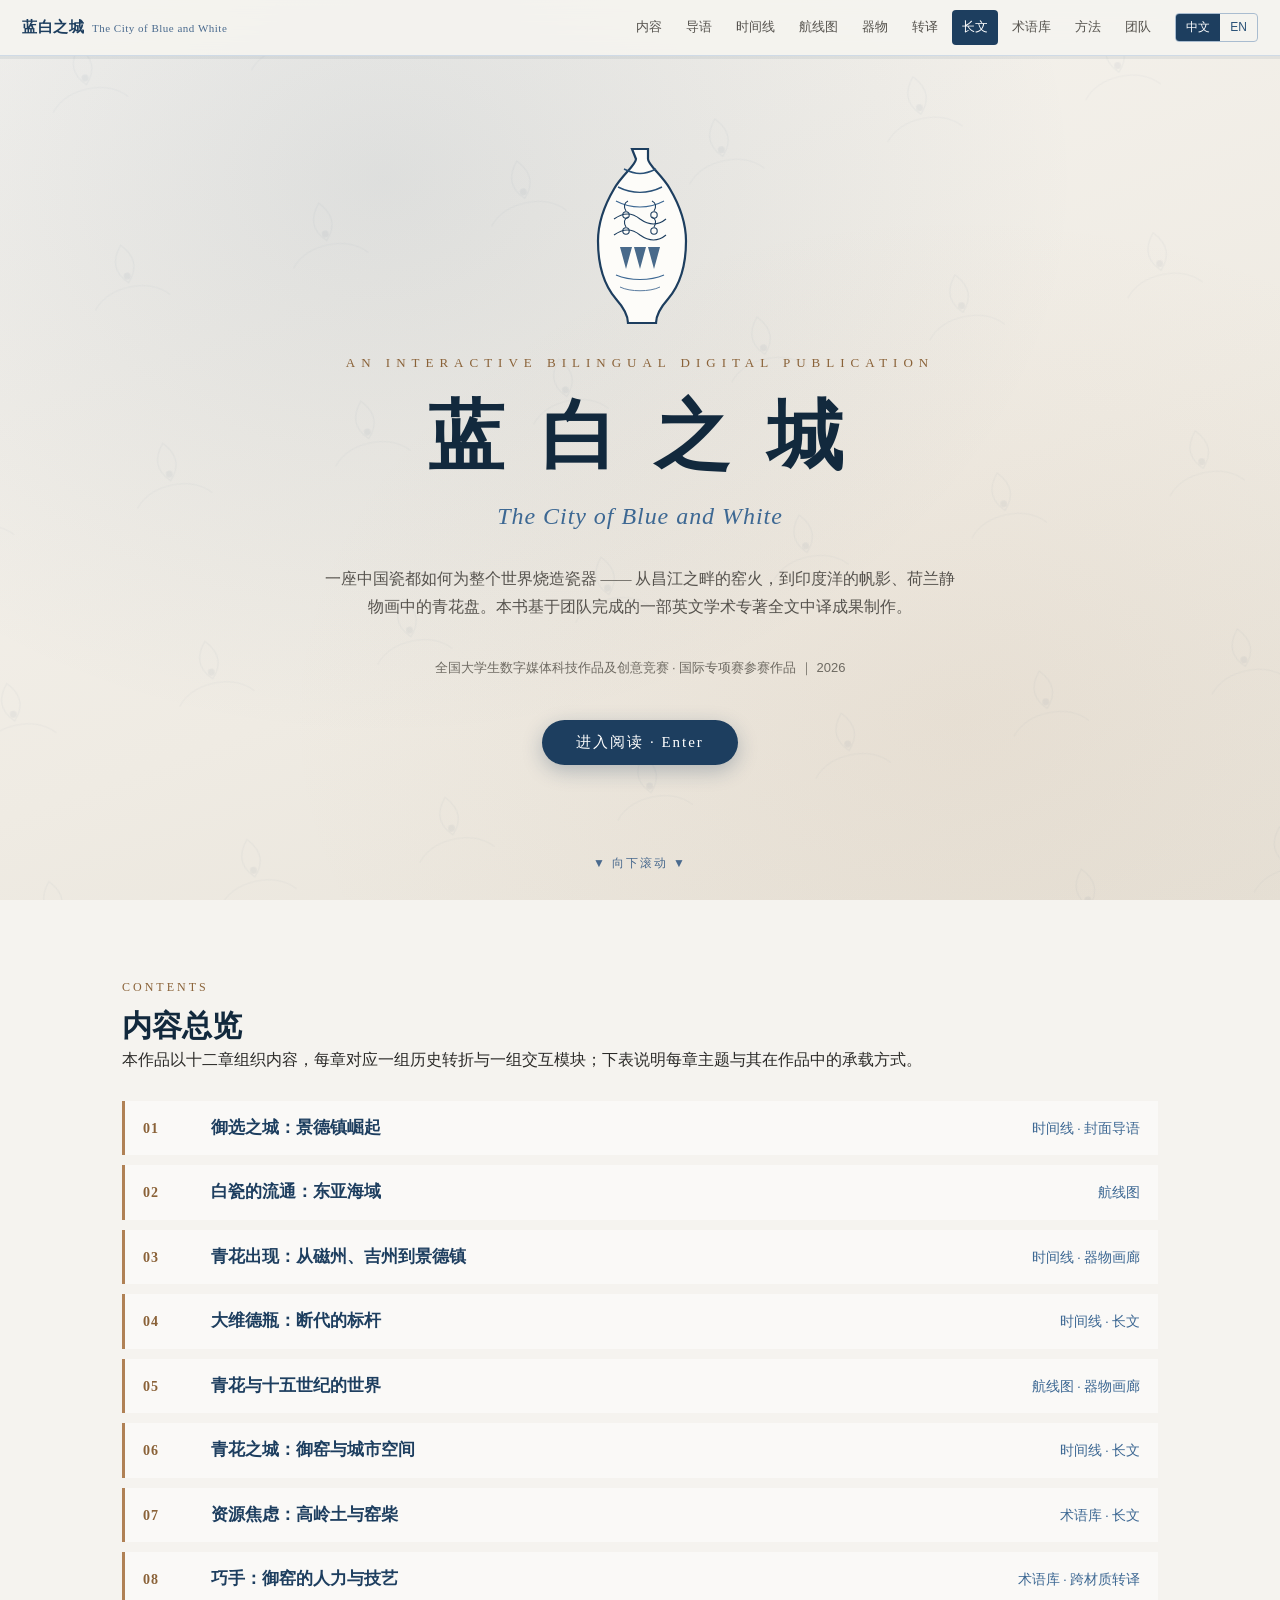
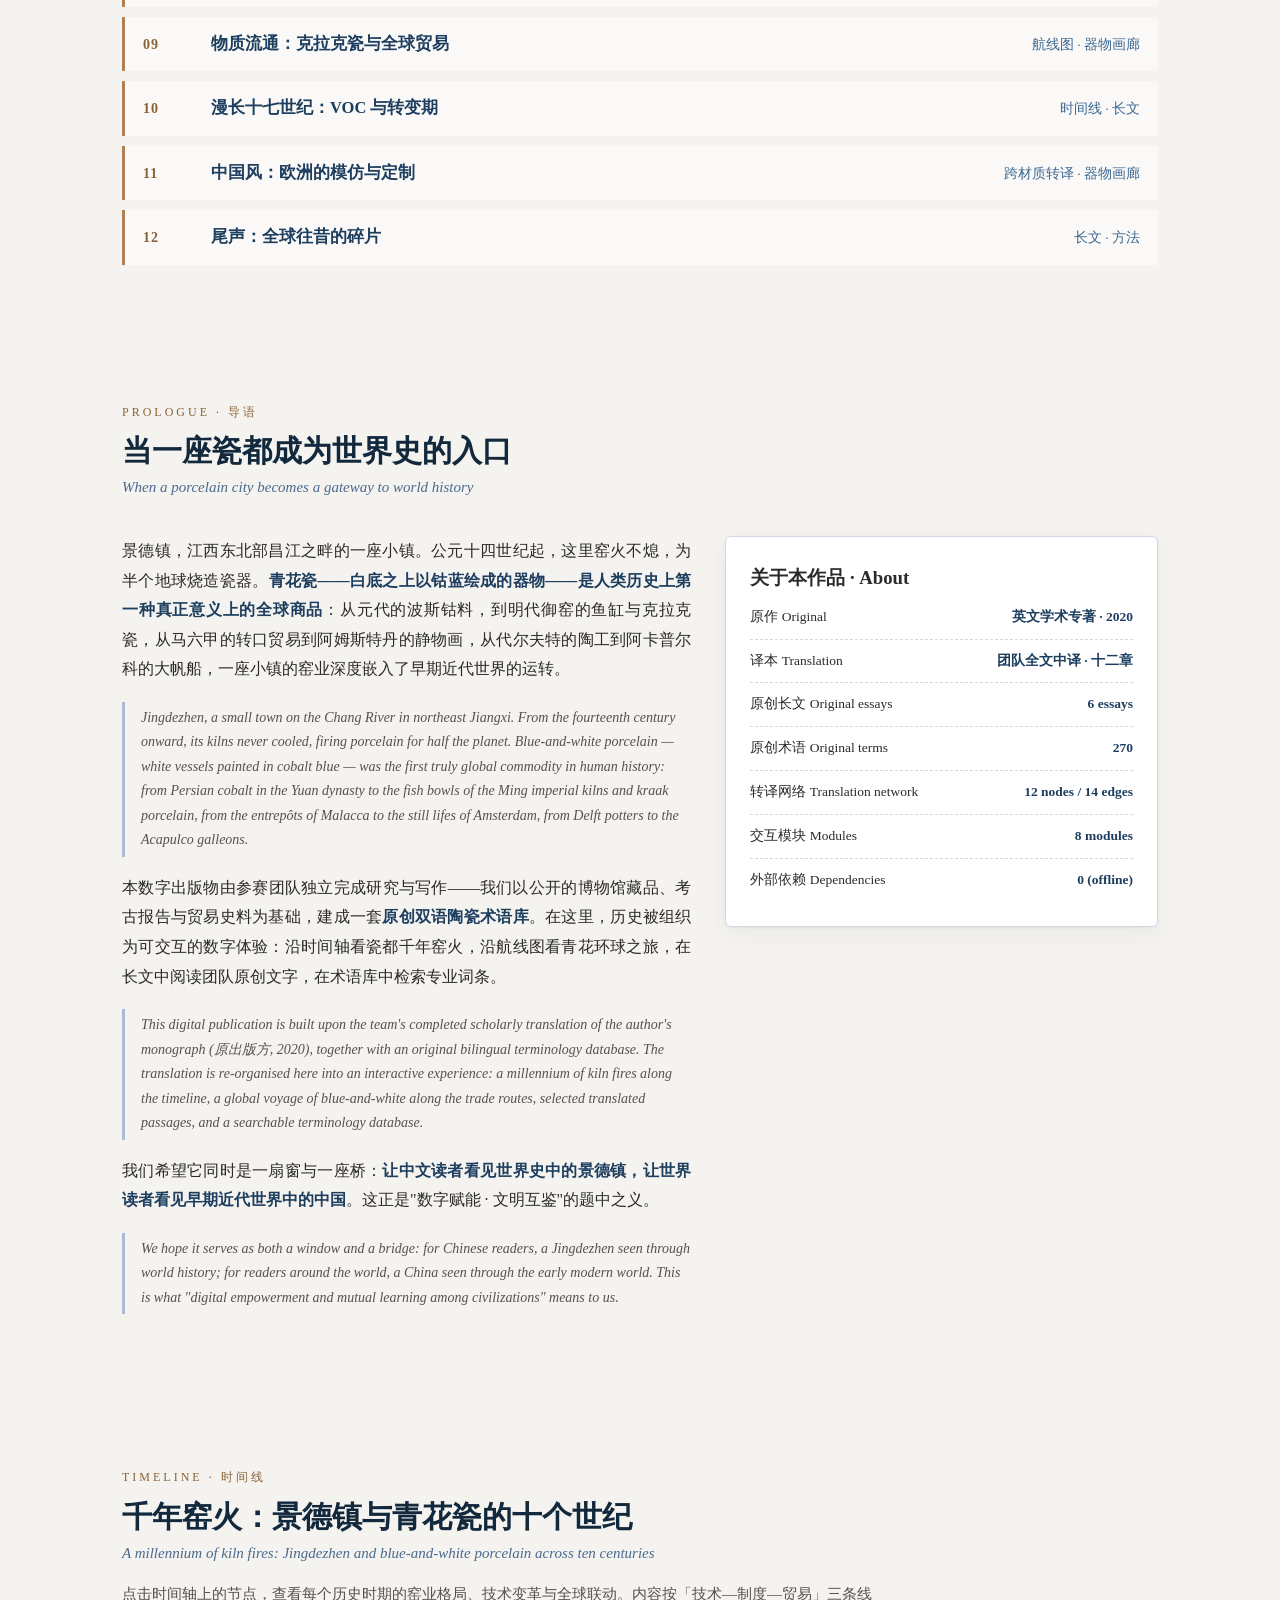
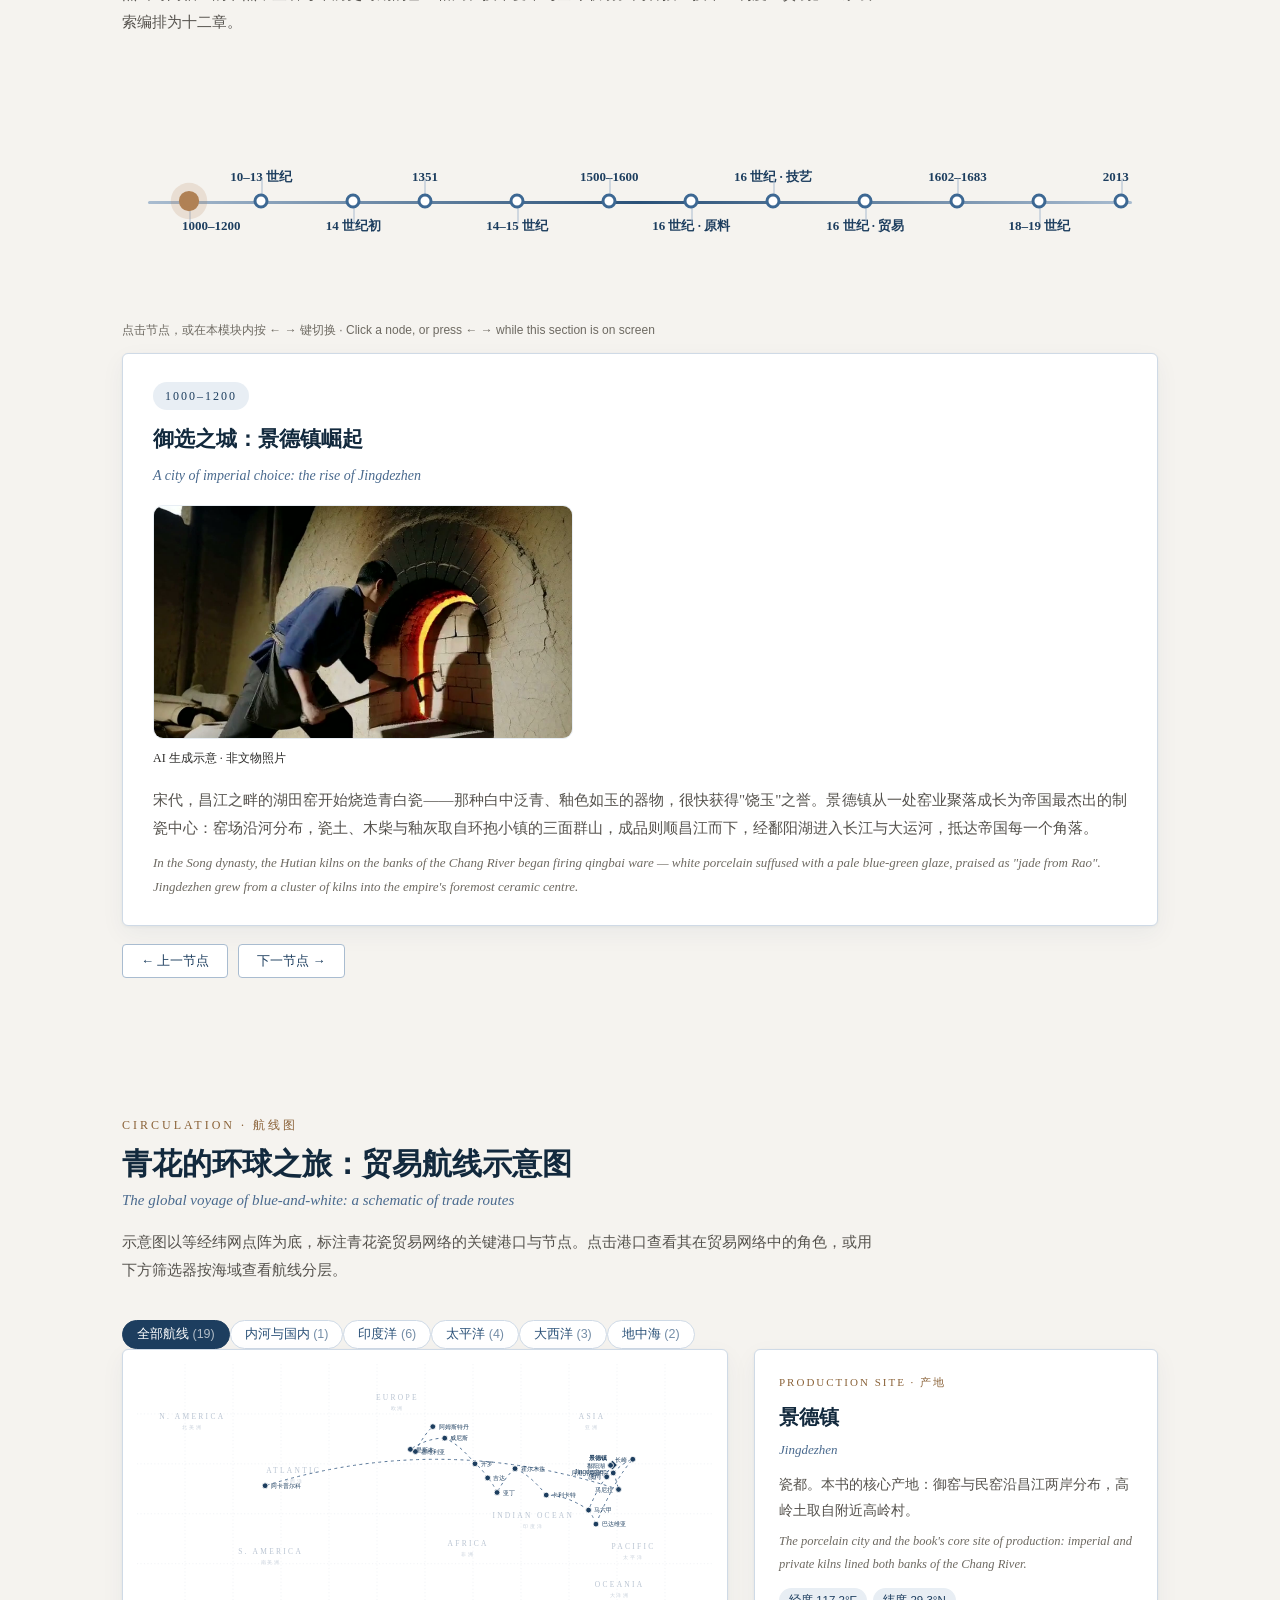
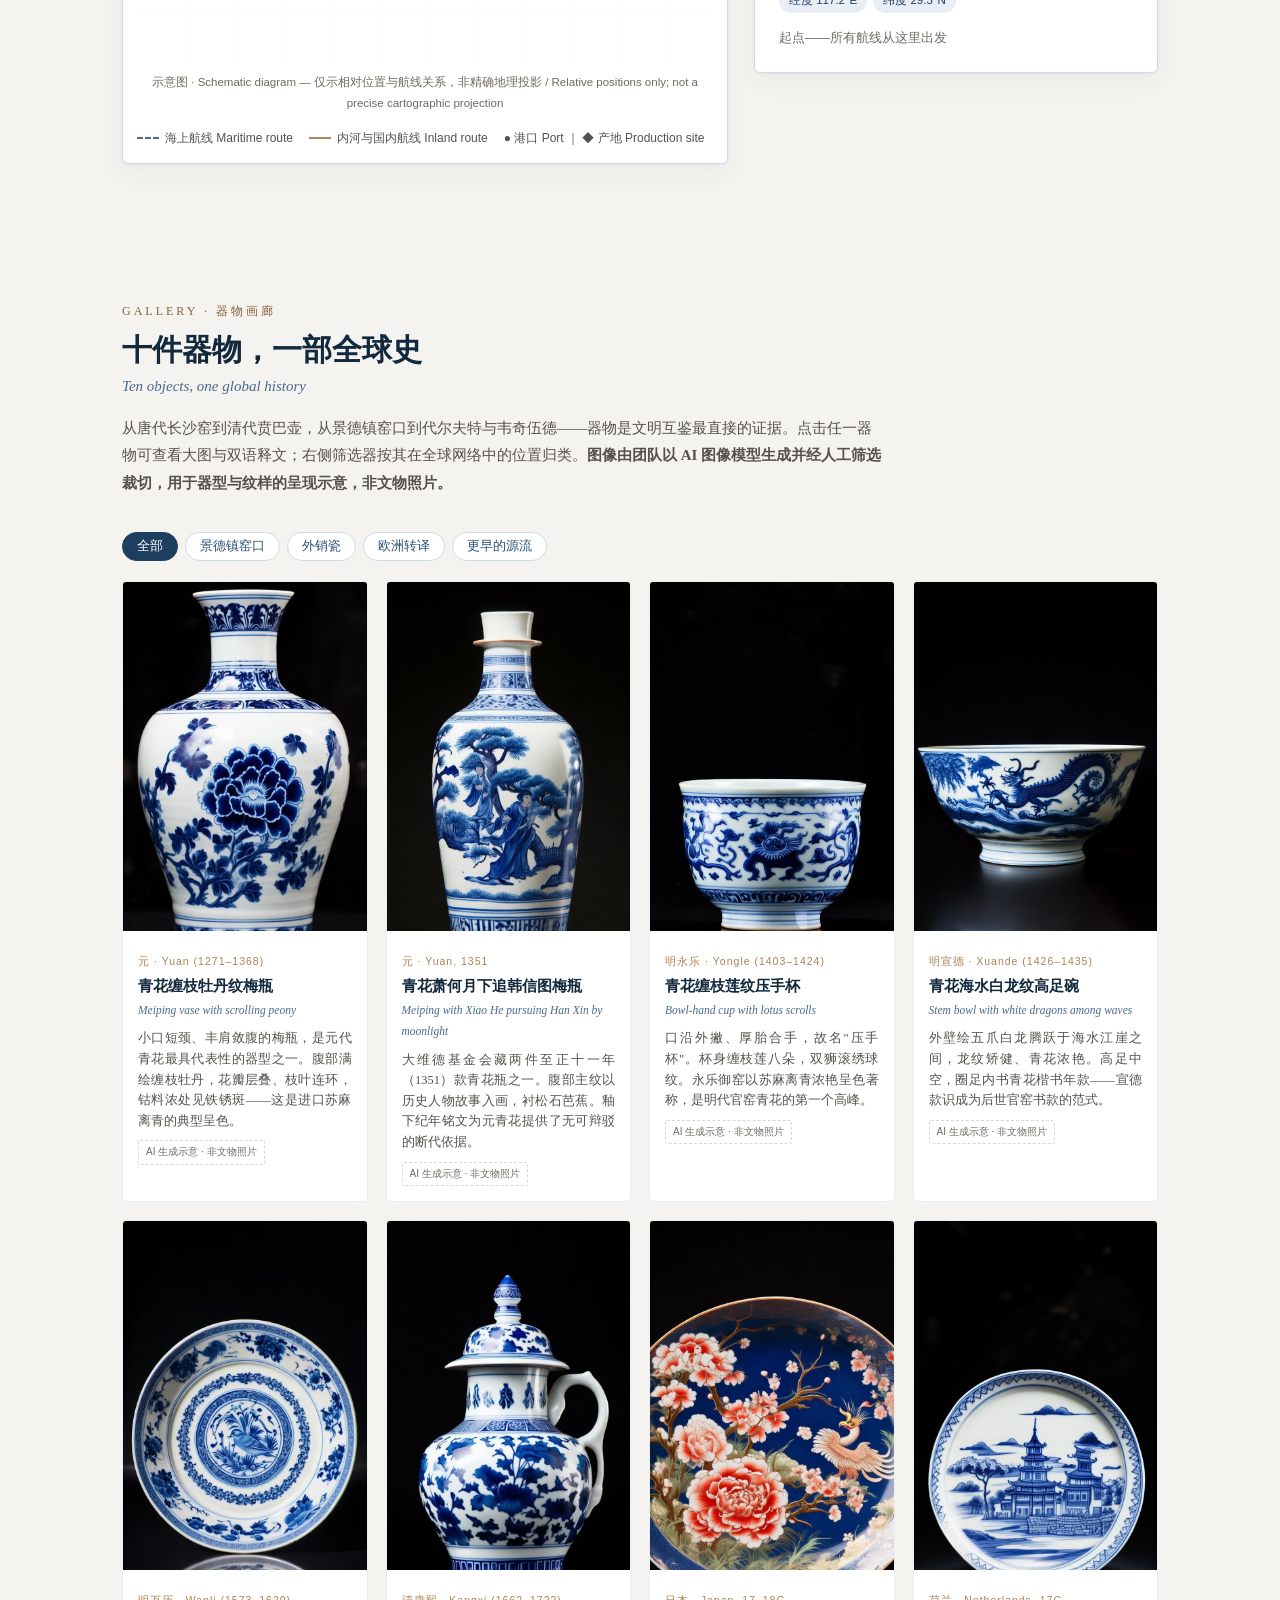
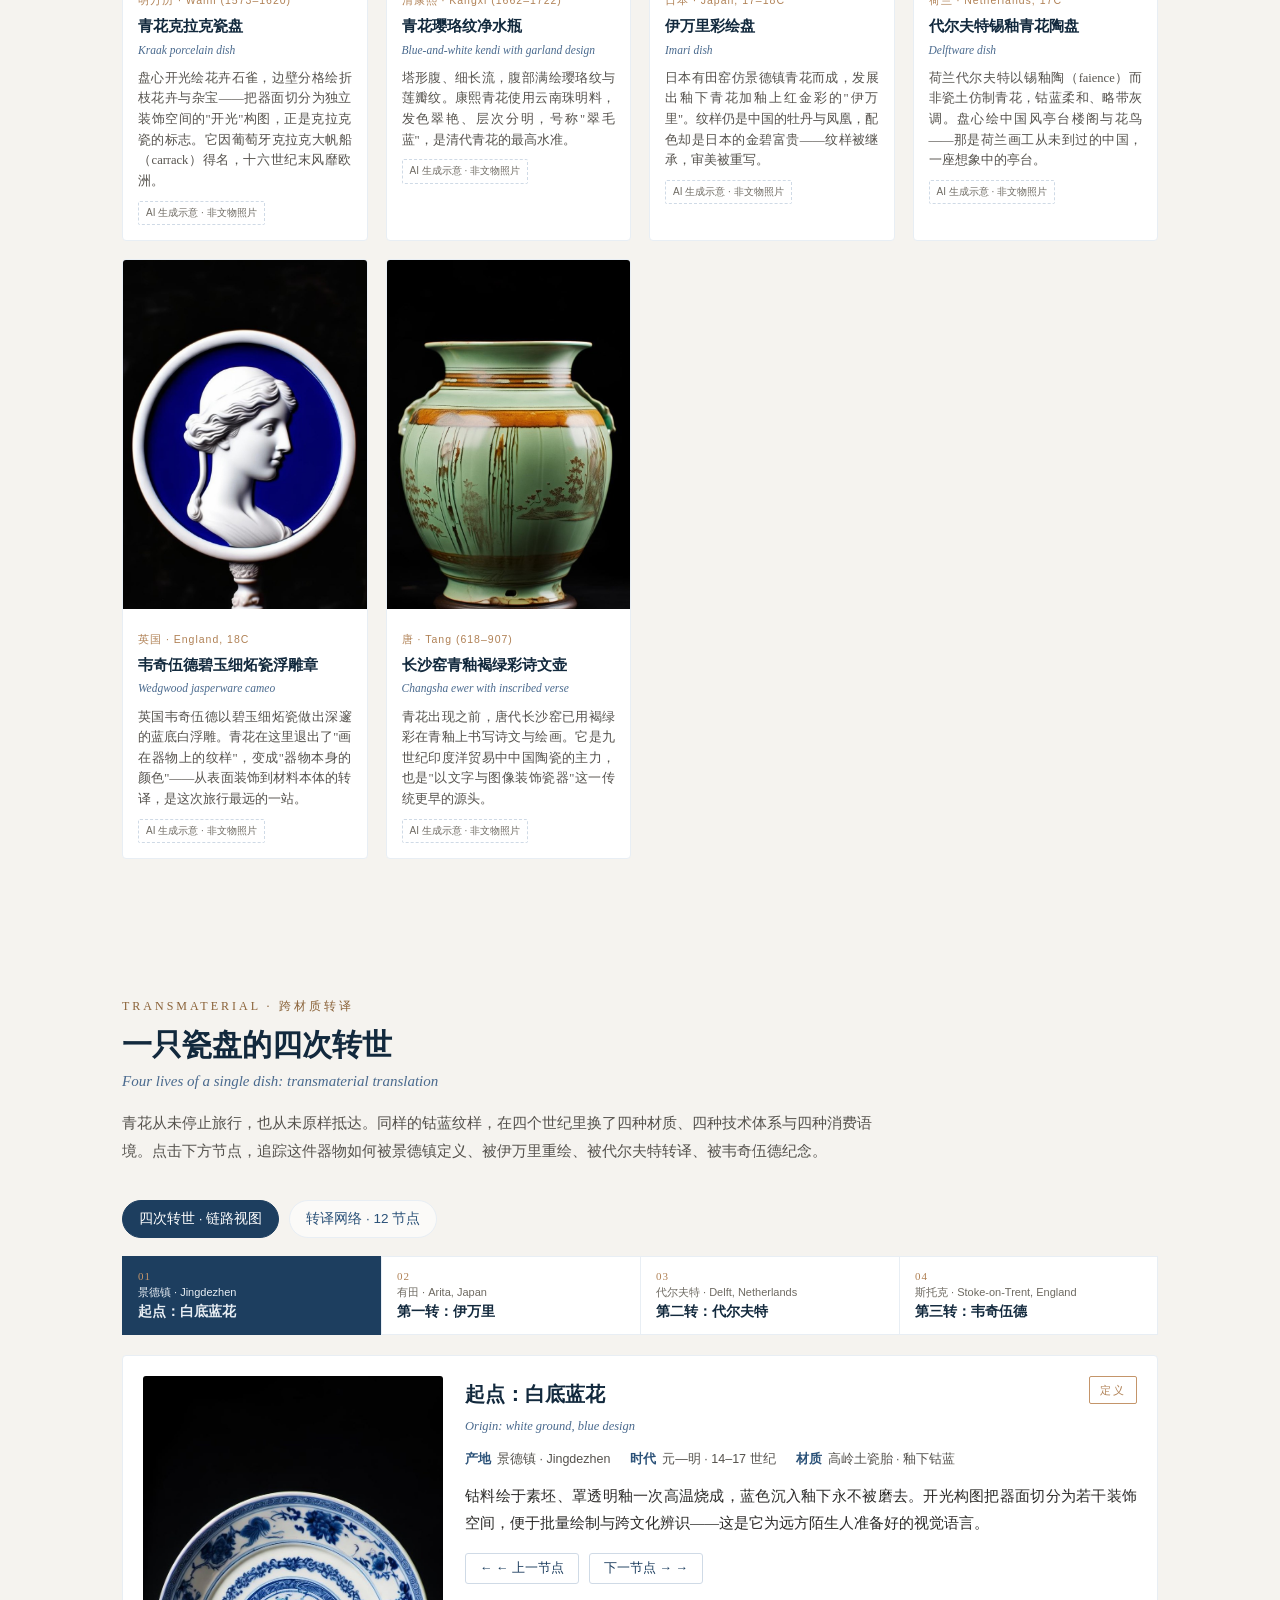
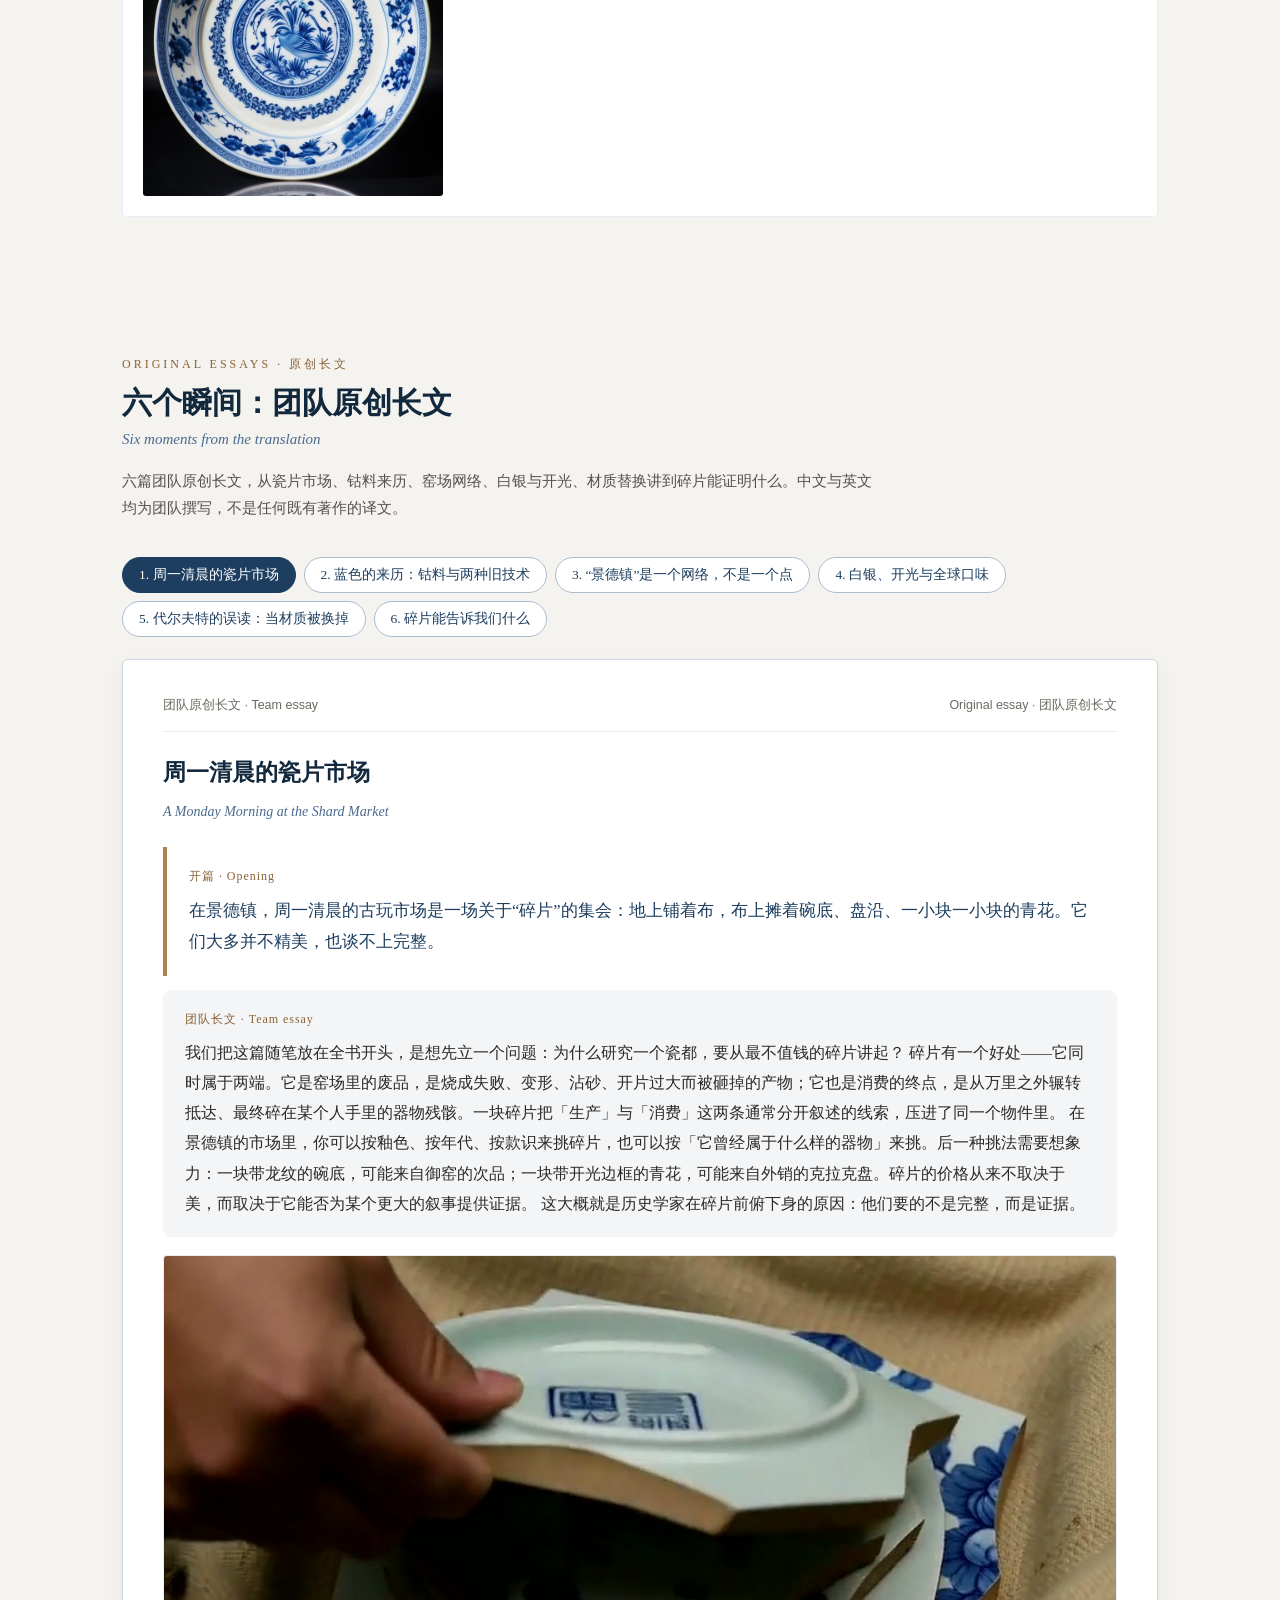
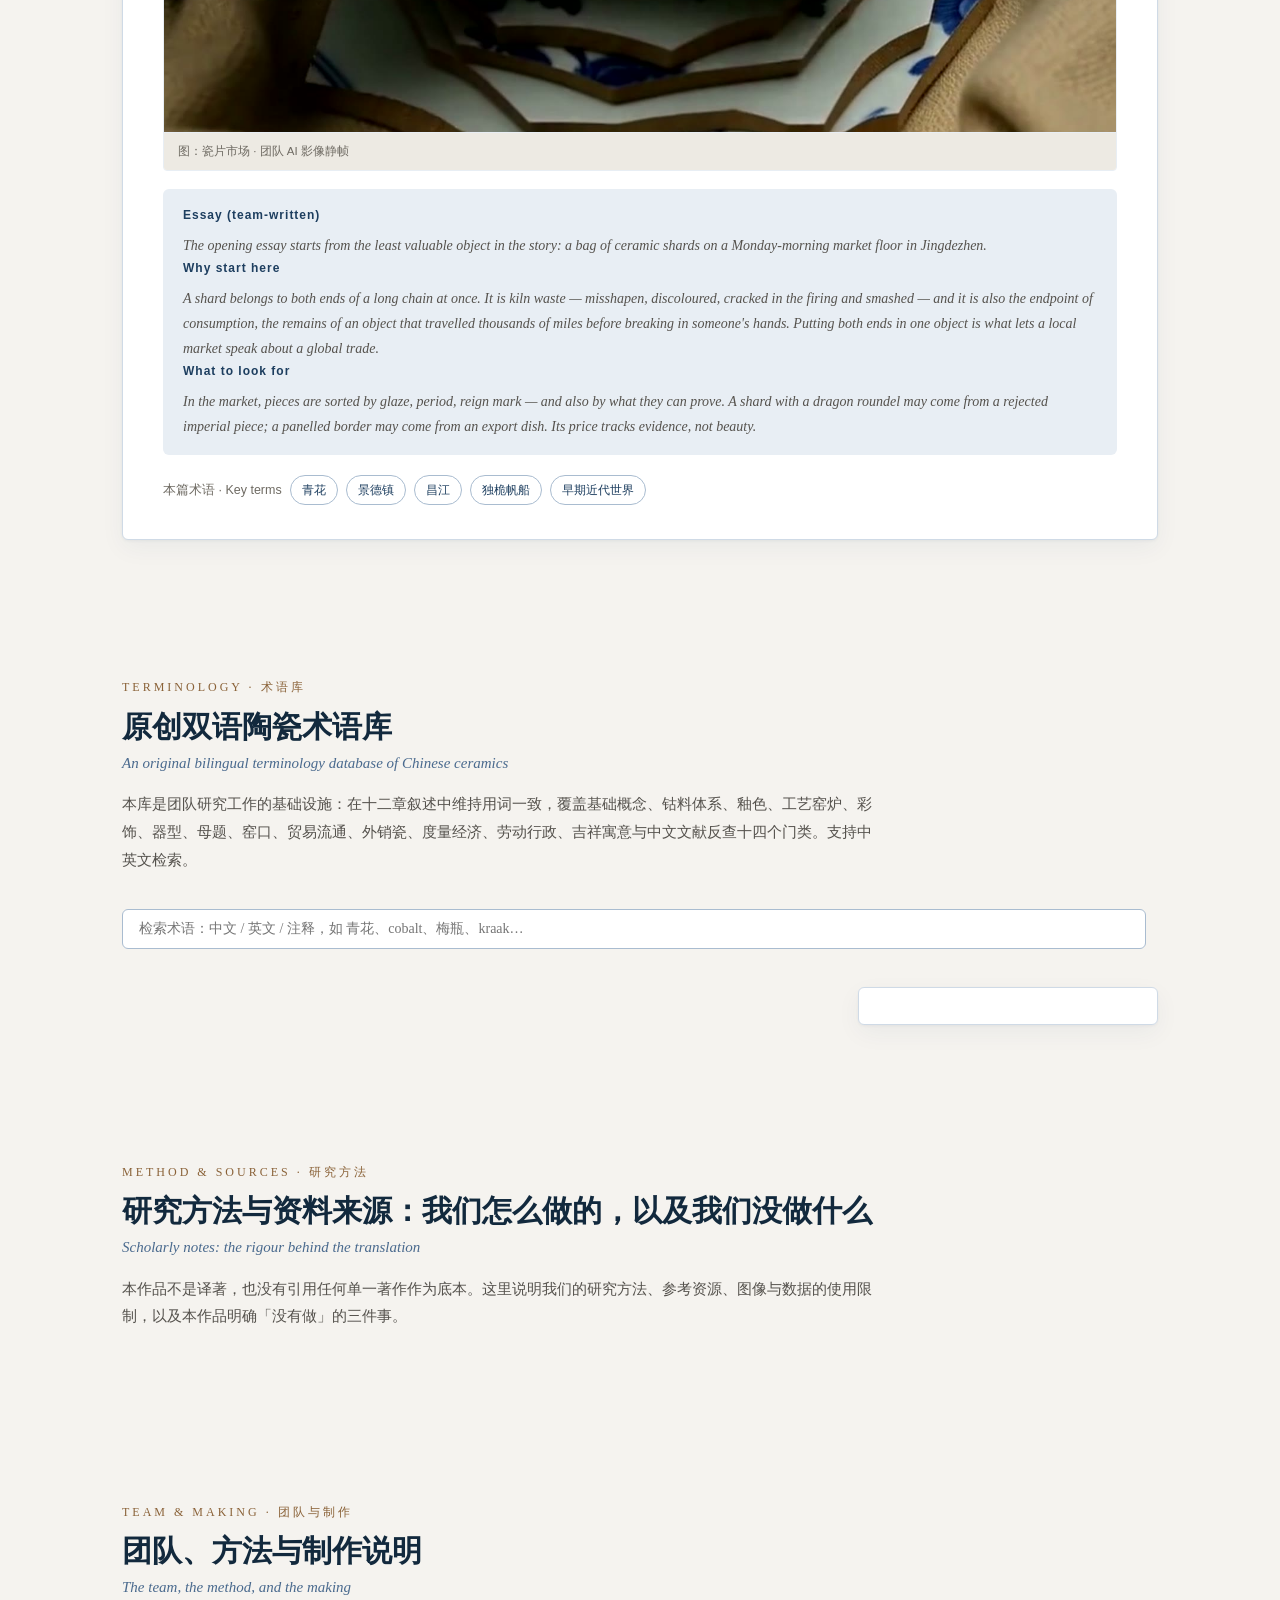
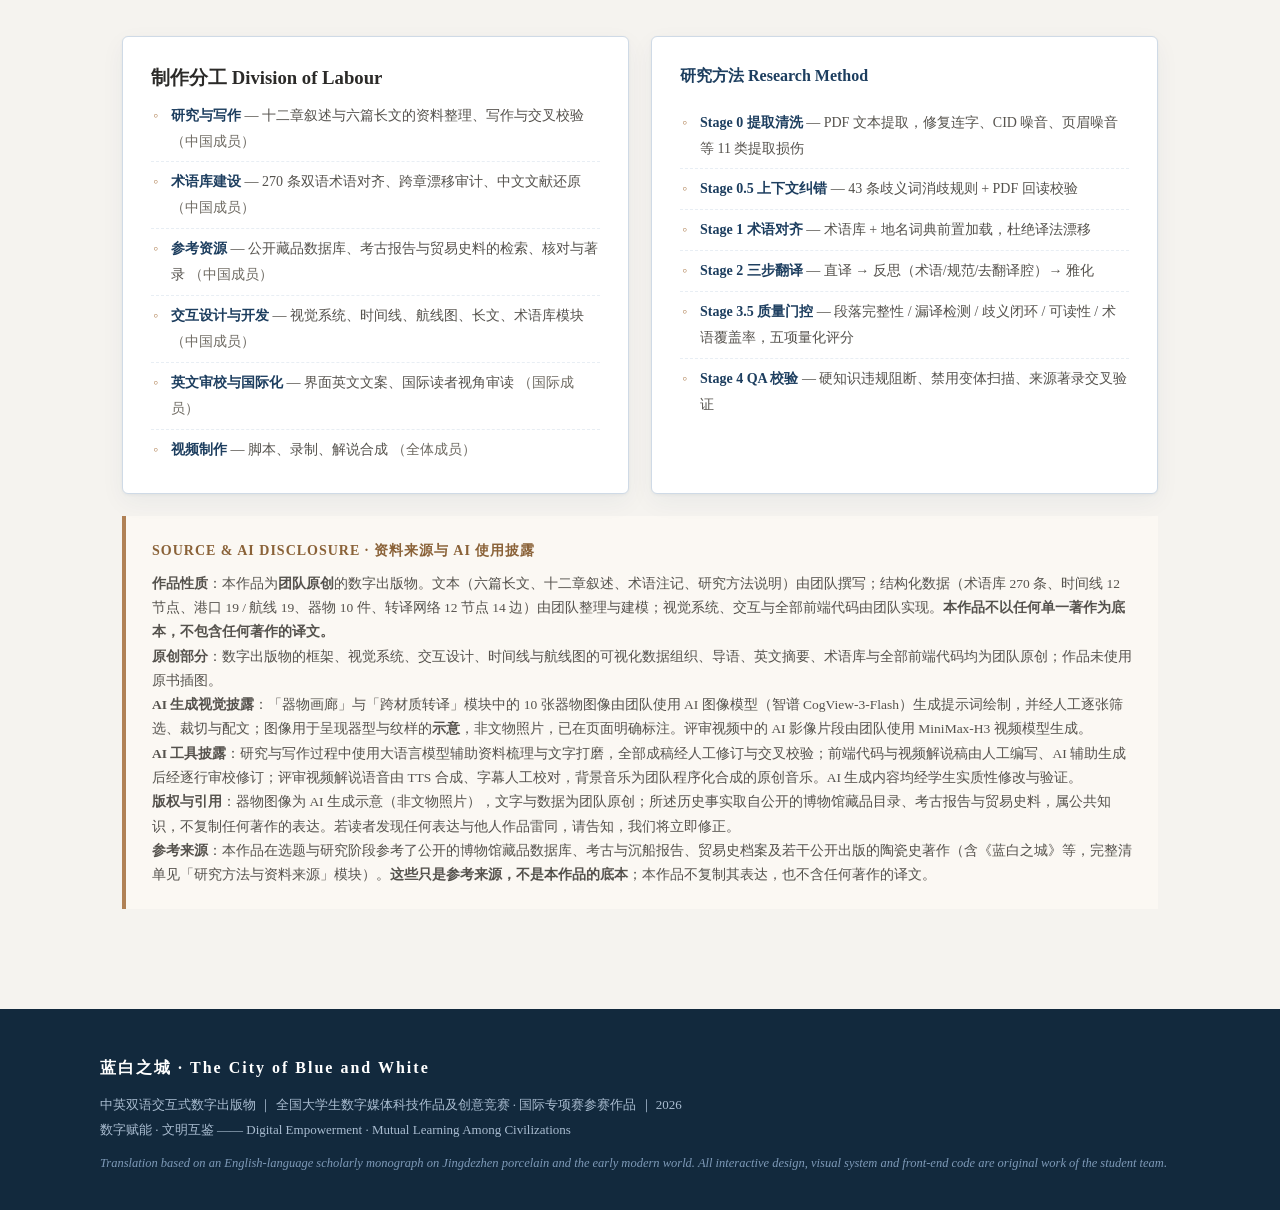
<file: index.html>
<!DOCTYPE html>
<html lang="zh-CN">
<head>
<meta charset="UTF-8">
<meta name="viewport" content="width=device-width, initial-scale=1.0">
<title>蓝白之城 · The City of Blue and White — 中英双语交互式数字出版物</title>
  <!-- 社交分享元信息（分享链接时显示标题与摘要；不影响离线运行） -->
  <meta property="og:type" content="website">
  <meta property="og:title" content="蓝白之城 · The City of Blue and White">
  <meta property="og:description" content="一部中英双语交互式数字出版物：从昌江之畔的窑火，到印度洋的帆影、荷兰静物画中的青花盘——一座中国瓷都的十个世纪。A bilingual interactive digital publication on Jingdezhen porcelain and the early modern world.">
  <meta property="og:locale" content="zh_CN">
  <meta property="og:locale:alternate" content="en_US">
  <meta name="twitter:card" content="summary_large_image">
  <meta name="twitter:title" content="The City of Blue and White">
  <meta name="twitter:description" content="A bilingual interactive digital publication on Jingdezhen porcelain and the early modern world.">
  <meta name="theme-color" content="#12293D">

<meta name="description" content="景德镇青花瓷与早期近代世界——团队原创的中英双语交互式数字出版物">
<link rel="stylesheet" href="style.css">
  <link rel="manifest" href="manifest.webmanifest">
  <link rel="apple-touch-icon" href="icons/icon-192.png">
  <meta name="theme-color" content="#12293D">
  <meta property="og:image" content="https://raw.githubusercontent.com/secret-justice/blue-and-white-city/main/og_cover.png">
  <meta property="og:image:width" content="1200">
  <meta property="og:image:height" content="630">
  <meta property="og:url" content="https://secret-justice.github.io/blue-and-white-city/">
  <meta name="twitter:card" content="summary_large_image">
  <meta name="twitter:image" content="https://raw.githubusercontent.com/secret-justice/blue-and-white-city/main/og_cover.png">
  <link rel="alternate" hreflang="zh-Hans" href="https://secret-justice.github.io/blue-and-white-city/index.html">
  <link rel="alternate" hreflang="en" href="https://secret-justice.github.io/blue-and-white-city/index.html?lang=en">
  <link rel="alternate" hreflang="x-default" href="https://secret-justice.github.io/blue-and-white-city/index.html">
  <script type="application/ld+json">
  {
    "@context": "https://schema.org",
    "@type": "CreativeWork",
    "name": "蓝白之城 · The City of Blue and White",
    "alternateName": "The City of Blue and White",
    "inLanguage": ["zh-Hans", "en"],
    "genre": "数字人文 / 交互式数字出版物",
    "description": "一部关于景德镇青花瓷与早期近代世界的中英双语交互式数字出版物：十二章叙述、六篇原创长文、270 条双语术语库、19 个港口与 19 条航线、12 节点转译网络，零依赖离线可运行。",
    "url": "https://secret-justice.github.io/blue-and-white-city/",
    "license": "https://github.com/secret-justice/blue-and-white-city/blob/main/README.md",
    "isAccessibleForFree": true,
    "keywords": "景德镇, 青花瓷, 数字人文, 双语, 交互式出版物, 全球史, Jingdezhen, blue-and-white, digital humanities",
    "creator": {"@type": "Organization", "name": "参赛团队（学生团队）"}
  }
  </script>
</head>
<body>
  <a class="skip-link" href="#main" data-i18n="skip">跳到主要内容</a>

<!-- ============ 导航 ============ -->
<nav class="nav">
  <div class="nav-brand" onclick="scrollTo({top:0,behavior:'smooth'})">蓝白之城<small>The City of Blue and White</small></div>
  <div class="nav-links">
    <a href="#contents" data-i18n="nav_ct">内容</a>
      <a href="#about" data-i18n="nav_about">导语</a>
    <a href="#timeline" data-i18n="nav_timeline">时间线</a>
    <a href="#routes" data-i18n="nav_routes">航线图</a>
    <a href="#gallery" data-i18n="nav_gallery">器物</a>
    <a href="#trans" data-i18n="nav_trans">转译</a>
    <a href="#read" data-i18n="nav_read">长文</a>
    <a href="#terms" data-i18n="nav_terms">术语库</a>
    <a href="#notes" data-i18n="nav_notes">方法</a>
    <a href="#team" data-i18n="nav_team">团队</a>
    <div class="lang-switch">
      <button id="langZh" class="on" onclick="setLang('zh')">中文</button>
      <button id="langEn" onclick="setLang('en')">EN</button>
    </div>
  </div>
</nav>
<main id="main">
<div class="read-progress" id="readProgress"><i></i></div>

<!-- ============ 封面 ============ -->
<section id="cover">
  <svg class="cover-pattern" width="100%" height="100%" preserveAspectRatio="xMidYMid slice" viewBox="0 0 1200 800" aria-hidden="true">
    <defs>
      <pattern id="lotus" width="180" height="180" patternUnits="userSpaceOnUse" patternTransform="rotate(-12)">
        <circle cx="90" cy="90" r="3" fill="#1D3E5F" opacity="0.10"/>
        <path d="M90 62 q16 18 0 34 q-16-16 0-34z" fill="none" stroke="#1D3E5F" stroke-width="1" opacity="0.08"/>
        <path d="M90 100 q22 0 34 14 M90 100 q-22 0-34 14" fill="none" stroke="#1D3E5F" stroke-width="1" opacity="0.07"/>
      </pattern>
    </defs>
    <rect width="1200" height="800" fill="url(#lotus)"/>
  </svg>
  <div class="cover-inner">
    <!-- 原创青花梅瓶插画 -->
    <svg class="cover-vase" width="120" height="190" viewBox="0 0 120 190" aria-label="青花梅瓶">
      <path d="M52 14 h16 v10 c0 6 14 16 22 30 c10 17 16 34 16 52 c0 26 -6 44 -18 58 c-8 9 -12 16 -12 24 h-28 c0-8-4-15-12-24 c-12-14-18-32-18-58 c0-18 6-35 16-52 c8-14 22-24 22-30z"
            fill="#FDFCF9" stroke="#1D3E5F" stroke-width="2.2"/>
      <path d="M44 34 c12 6 20 6 32 0" fill="none" stroke="#2A5178" stroke-width="1.4"/>
      <path d="M38 52 c14 7 30 7 44 0" fill="none" stroke="#2A5178" stroke-width="1.4"/>
      <path d="M36 66 c15 8 33 8 48 0" fill="none" stroke="#3D6893" stroke-width="1.2"/>
      <!-- 缠枝莲纹带 -->
      <g stroke="#1D3E5F" stroke-width="1.1" fill="none">
        <path d="M34 84 q14-10 26 0 q14 10 26 0"/>
        <circle cx="46" cy="80" r="3.2"/><circle cx="74" cy="80" r="3.2"/>
        <path d="M46 76 q-4-7 2-10 M74 76 q4-7-2-10"/>
        <path d="M34 100 q14-10 26 0 q14 10 26 0"/>
        <circle cx="46" cy="96" r="3.2"/><circle cx="74" cy="96" r="3.2"/>
        <path d="M46 92 q-4-7 2-10 M74 92 q4-7-2-10"/>
      </g>
      <!-- 蕉叶纹 -->
      <g fill="#2A5178" opacity="0.85">
        <path d="M40 112 l6 22 6-22z"/><path d="M54 112 l6 22 6-22z"/><path d="M68 112 l6 22 6-22z"/>
      </g>
      <path d="M36 140 c14 6 34 6 48 0" fill="none" stroke="#3D6893" stroke-width="1.2"/>
      <path d="M40 152 c10 5 30 5 40 0" fill="none" stroke="#5B7CA0" stroke-width="1"/>
    </svg>
    <div class="cover-kicker">An Interactive Bilingual Digital Publication</div>
    <h1 class="cover-title">蓝 白 之 城</h1>
    <div class="cover-title-en">The City of Blue and White</div>
    <p class="cover-sub" data-i18n="cover_sub">一座中国瓷都如何为整个世界烧造瓷器 —— 从昌江之畔的窑火，到印度洋的帆影、荷兰静物画中的青花盘。本书基于团队完成的一部英文学术专著全文中译成果制作。</p>
    <div class="cover-meta">全国大学生数字媒体科技作品及创意竞赛 · 国际专项赛参赛作品 ｜ 2026</div>
    <button class="cover-cta" onclick="document.getElementById('about').scrollIntoView({behavior:'smooth'})">进入阅读 · Enter</button>
  </div>
  <div class="scroll-hint">▼ 向下滚动 ▼</div>
</section>

<!-- ============ 导语 ============ -->
<!-- 内容总览：全书十二章目录（评审 30 秒看懂内容框架） -->
  <section id="contents" class="sec">
    <div class="wrap">
      <div class="sec-kicker" data-i18n="ct_kicker">CONTENTS</div>
      <h2 class="sec-title" data-i18n="ct_title">内容总览</h2>
      <p class="about-p" data-i18n="ct_lead">本作品以十二章组织内容，每章对应一组历史转折与一组交互模块；下表说明每章主题与其在作品中的承载方式。</p>
      <ol class="ct-list">
        <li><span class="ct-no">01</span><b data-i18n="ct_c1">御选之城：景德镇崛起</b><em data-i18n="ct_m1">时间线 · 封面导语</em></li>
        <li><span class="ct-no">02</span><b data-i18n="ct_c2">白瓷的流通：东亚海域</b><em data-i18n="ct_m2">航线图</em></li>
        <li><span class="ct-no">03</span><b data-i18n="ct_c3">青花出现：从磁州、吉州到景德镇</b><em data-i18n="ct_m3">时间线 · 器物画廊</em></li>
        <li><span class="ct-no">04</span><b data-i18n="ct_c4">大维德瓶：断代的标杆</b><em data-i18n="ct_m4">时间线 · 长文</em></li>
        <li><span class="ct-no">05</span><b data-i18n="ct_c5">青花与十五世纪的世界</b><em data-i18n="ct_m5">航线图 · 器物画廊</em></li>
        <li><span class="ct-no">06</span><b data-i18n="ct_c6">青花之城：御窑与城市空间</b><em data-i18n="ct_m6">时间线 · 长文</em></li>
        <li><span class="ct-no">07</span><b data-i18n="ct_c7">资源焦虑：高岭土与窑柴</b><em data-i18n="ct_m7">术语库 · 长文</em></li>
        <li><span class="ct-no">08</span><b data-i18n="ct_c8">巧手：御窑的人力与技艺</b><em data-i18n="ct_m8">术语库 · 跨材质转译</em></li>
        <li><span class="ct-no">09</span><b data-i18n="ct_c9">物质流通：克拉克瓷与全球贸易</b><em data-i18n="ct_m9">航线图 · 器物画廊</em></li>
        <li><span class="ct-no">10</span><b data-i18n="ct_c10">漫长十七世纪：VOC 与转变期</b><em data-i18n="ct_m10">时间线 · 长文</em></li>
        <li><span class="ct-no">11</span><b data-i18n="ct_c11">中国风：欧洲的模仿与定制</b><em data-i18n="ct_m11">跨材质转译 · 器物画廊</em></li>
        <li><span class="ct-no">12</span><b data-i18n="ct_c12">尾声：全球往昔的碎片</b><em data-i18n="ct_m12">长文 · 方法</em></li>
      </ol>
    </div>
  </section>

  <section id="about">
  <div class="sec-head">
    <div class="sec-kicker" data-i18n="k_about">Prologue · 导语</div>
    <h2 class="sec-title" data-i18n="t_about">当一座瓷都成为世界史的入口</h2>
    <div class="sec-title-en">When a porcelain city becomes a gateway to world history</div>
  </div>
  <div class="about-grid">
    <div>
      <p class="about-p">景德镇，江西东北部昌江之畔的一座小镇。公元十四世纪起，这里窑火不熄，为半个地球烧造瓷器。<strong>青花瓷——白底之上以钴蓝绘成的器物——是人类历史上第一种真正意义上的全球商品</strong>：从元代的波斯钴料，到明代御窑的鱼缸与克拉克瓷，从马六甲的转口贸易到阿姆斯特丹的静物画，从代尔夫特的陶工到阿卡普尔科的大帆船，一座小镇的窑业深度嵌入了早期近代世界的运转。</p>
      <div class="about-en">Jingdezhen, a small town on the Chang River in northeast Jiangxi. From the fourteenth century onward, its kilns never cooled, firing porcelain for half the planet. Blue-and-white porcelain — white vessels painted in cobalt blue — was the first truly global commodity in human history: from Persian cobalt in the Yuan dynasty to the fish bowls of the Ming imperial kilns and kraak porcelain, from the entrepôts of Malacca to the still lifes of Amsterdam, from Delft potters to the Acapulco galleons.</div>
      <p class="about-p">本数字出版物由参赛团队独立完成研究与写作——我们以公开的博物馆藏品、考古报告与贸易史料为基础，建成一套<strong>原创双语陶瓷术语库</strong>。在这里，历史被组织为可交互的数字体验：沿时间轴看瓷都千年窑火，沿航线图看青花环球之旅，在长文中阅读团队原创文字，在术语库中检索专业词条。</p>
      <div class="about-en">This digital publication is built upon the team's completed scholarly translation of the author's monograph (原出版方, 2020), together with an original bilingual terminology database. The translation is re-organised here into an interactive experience: a millennium of kiln fires along the timeline, a global voyage of blue-and-white along the trade routes, selected translated passages, and a searchable terminology database.</div>
      <p class="about-p">我们希望它同时是一扇窗与一座桥：<strong>让中文读者看见世界史中的景德镇，让世界读者看见早期近代世界中的中国</strong>。这正是"数字赋能 · 文明互鉴"的题中之义。</p>
      <div class="about-en">We hope it serves as both a window and a bridge: for Chinese readers, a Jingdezhen seen through world history; for readers around the world, a China seen through the early modern world. This is what "digital empowerment and mutual learning among civilizations" means to us.</div>
    </div>
    <div class="card about-side">
      <h3 data-i18n="about_h4">关于本作品 · About</h4>
      <div class="fact-row"><span>原作 Original</span><b>英文学术专著 · 2020</b></div>
      <div class="fact-row"><span>译本 Translation</span><b>团队全文中译 · 十二章</b></div>
      <div class="fact-row"><span>原创长文 Original essays</span><b>6 essays</b></div>
      <div class="fact-row"><span>原创术语 Original terms</span><b id="factTerms">270</b></div>
      <div class="fact-row"><span>转译网络 Translation network</span><b>12 nodes / 14 edges</b></div>
      <div class="fact-row"><span>交互模块 Modules</span><b>8 modules</b></div>
      <div class="fact-row"><span>外部依赖 Dependencies</span><b>0 (offline)</b></div>
    </div>
  </div>
</section>

<!-- ============ 时间线 ============ -->
<section id="timeline">
  <div class="sec-head">
    <div class="sec-kicker" data-i18n="k_timeline">Timeline · 时间线</div>
    <h2 class="sec-title" data-i18n="t_timeline">千年窑火：景德镇与青花瓷的十个世纪</h2>
    <div class="sec-title-en">A millennium of kiln fires: Jingdezhen and blue-and-white porcelain across ten centuries</div>
    <p class="sec-desc" data-i18n="d_timeline">点击时间轴上的节点，查看每个历史时期的窑业格局、技术变革与全球联动。内容按「技术—制度—贸易」三条线索编排为十二章。</p>
  </div>
  <div class="timeline-wrap">
    <div class="timeline" id="tlRail">
      <div class="tl-rail"></div>
      <!-- nodes injected by JS -->
    </div>
  </div>
  <div class="tl-hint">点击节点，或在本模块内按 ← → 键切换 · Click a node, or press ← → while this section is on screen</div>
  <div class="card tl-detail show" id="tlDetail"></div>
  <div class="tl-nav">
    <button onclick="tlStep(-1)">← 上一节点</button>
    <button onclick="tlStep(1)">下一节点 →</button>
  </div>
</section>

<!-- ============ 航线图 ============ -->
<section id="routes">
  <div class="sec-head">
    <div class="sec-kicker" data-i18n="k_routes">Circulation · 航线图</div>
    <h2 class="sec-title" data-i18n="t_routes">青花的环球之旅：贸易航线示意图</h2>
    <div class="sec-title-en">The global voyage of blue-and-white: a schematic of trade routes</div>
    <p class="sec-desc" data-i18n="d_routes">示意图以等经纬网点阵为底，标注青花瓷贸易网络的关键港口与节点。点击港口查看其在贸易网络中的角色，或用下方筛选器按海域查看航线分层。</p>
  </div>
  <div class="route-filter" id="routeFilter"></div>
  <div class="routes-grid">
    <div class="card map-box">
      <svg id="routeMap" viewBox="0 0 1000 520" role="img" aria-label="青花瓷贸易航线示意图"></svg>
      <div class="map-note">示意图 · Schematic diagram — 仅示相对位置与航线关系，非精确地理投影 / Relative positions only; not a precise cartographic projection</div>
      <div class="map-legend">
        <span><i></i>海上航线 Maritime route</span>
        <span><i class="solid"></i>内河与国内航线 Inland route</span>
        <span>● 港口 Port ｜ ◆ 产地 Production site</span>
      </div>
    </div>
    <div class="card port-panel" id="portPanel"></div>
  </div>
</section>

<!-- ============ 器物画廊 ============ -->
<section id="gallery">
  <div class="sec-head">
    <div class="sec-kicker" data-i18n="k_gallery">Gallery · 器物画廊</div>
    <h2 class="sec-title" data-i18n="t_gallery">十件器物，一部全球史</h2>
    <div class="sec-title-en">Ten objects, one global history</div>
    <p class="sec-desc" data-i18n-html="d_gallery">从唐代长沙窑到清代贲巴壶，从景德镇窑口到代尔夫特与韦奇伍德——器物是文明互鉴最直接的证据。点击任一器物可查看大图与双语释文；右侧筛选器按其在全球网络中的位置归类。<b>图像由团队以 AI 图像模型生成并经人工筛选裁切，用于器型与纹样的呈现示意，非文物照片。</b></p>
  </div>
  <div class="gal-filter" id="galFilter"></div>
  <div class="gal-grid" id="galGrid"></div>
  <div class="gal-lightbox" id="galLightbox" onclick="if(event.target===this)closeLightbox()">
    <figure class="gal-lb-inner">
      <img id="galLbImg" alt="">
      <figcaption id="galLbCap"></figcaption>
      <div class="gal-lb-hint">← → 切换器物 · Esc 关闭 ｜ ← → browse · Esc to close</div>
    </figure>
  </div>
</section>

<!-- ============ 跨材质转译 ============ -->
<section id="trans">
  <div class="sec-head">
    <div class="sec-kicker" data-i18n="k_trans">Transmaterial · 跨材质转译</div>
    <h2 class="sec-title" data-i18n="t_trans">一只瓷盘的四次转世</h2>
    <div class="sec-title-en">Four lives of a single dish: transmaterial translation</div>
    <p class="sec-desc" data-i18n="d_trans">青花从未停止旅行，也从未原样抵达。同样的钴蓝纹样，在四个世纪里换了四种材质、四种技术体系与四种消费语境。点击下方节点，追踪这件器物如何被景德镇定义、被伊万里重绘、被代尔夫特转译、被韦奇伍德纪念。</p>
  </div>
  <div class="trans-view">
    <button id="tvChain" class="tv-btn on" onclick="setTransView('chain')" data-i18n="tv_chain">四次转世 · 链路视图</button>
    <button id="tvNet" class="tv-btn" onclick="setTransView('net')" data-i18n="tv_net">转译网络 · 12 节点</button>
  </div>
  <div id="transChain">
    <div class="trans-steps" id="transSteps"></div>
    <div class="trans-panel" id="transPanel"></div>
  </div>
  <div id="transNet" class="trans-net" hidden></div>
</section>

<!-- ============ 长文 ============ -->
<section id="read">
  <div class="sec-head">
    <div class="sec-kicker" data-i18n="k_read">Original Essays · 原创长文</div>
    <h2 class="sec-title" data-i18n="t_read">六个瞬间：团队原创长文</h2>
    <div class="sec-title-en">Six moments from the translation</div>
    <p class="sec-desc" data-i18n="d_read">六篇团队原创长文，从瓷片市场、钴料来历、窑场网络、白银与开光、材质替换讲到碎片能证明什么。中文与英文均为团队撰写，不是任何既有著作的译文。</p>
  </div>
  <div class="read-tabs" id="readTabs"></div>
  <div class="card read-body show" id="readBody"></div>
</section>

<!-- ============ 术语库 ============ -->
<section id="terms">
  <div class="sec-head">
    <div class="sec-kicker" data-i18n="k_terms">Terminology · 术语库</div>
    <h2 class="sec-title" data-i18n="t_terms">原创双语陶瓷术语库</h2>
    <div class="sec-title-en">An original bilingual terminology database of Chinese ceramics</div>
    <p class="sec-desc" data-i18n-html="d_terms">本库是团队研究工作的基础设施：在十二章叙述中维持用词一致，覆盖基础概念、钴料体系、釉色、工艺窑炉、彩饰、器型、母题、窑口、贸易流通、外销瓷、度量经济、劳动行政、吉祥寓意与中文文献反查十四个门类。支持中英文检索。</p>
  </div>
  <div class="terms-toolbar">
    <input class="terms-search" id="termSearch" type="text" placeholder="检索术语：中文 / 英文 / 注释，如 青花、cobalt、梅瓶、kraak…" oninput="renderTerms()">
    <span class="terms-count" id="termCount"></span>
  </div>
  <div class="cat-chips" id="catChips"></div>
  <div class="terms-split">
    <div class="terms-grid" id="termsGrid"></div>
    <div class="card terms-chart" id="termsChart"></div>
  </div>
</section>

<!-- ============ 研究方法 ============ -->
<section id="notes">
  <div class="sec-head">
    <div class="sec-kicker" data-i18n="k_notes">Method &amp; Sources · 研究方法</div>
    <h2 class="sec-title" data-i18n="t_notes">研究方法与资料来源：我们怎么做的，以及我们没做什么</h2>
    <div class="sec-title-en">Scholarly notes: the rigour behind the translation</div>
    <p class="sec-desc" data-i18n="d_notes">本作品不是译著，也没有引用任何单一著作作为底本。这里说明我们的研究方法、参考资源、图像与数据的使用限制，以及本作品明确「没有做」的三件事。</p>
  </div>
  <div class="notes-list" id="notesList"></div>
</section>

<!-- ============ 团队 ============ -->
<section id="team">
  <div class="sec-head">
    <div class="sec-kicker" data-i18n="k_team">Team & Making · 团队与制作</div>
    <h2 class="sec-title" data-i18n="t_team">团队、方法与制作说明</h2>
    <div class="sec-title-en">The team, the method, and the making</div>
  </div>
  <div class="team-grid">
    <div class="card team-card">
      <h3 data-i18n="tc_0">制作分工 Division of Labour</h4>
      <ul>
        <li data-i18n-html="li_0"><b>研究与写作</b> — 十二章叙述与六篇长文的资料整理、写作与交叉校验 <span style="color:var(--ink-3)">（中国成员）</span></li>
        <li data-i18n-html="li_1"><b>术语库建设</b> — 270 条双语术语对齐、跨章漂移审计、中文文献还原 <span style="color:var(--ink-3)">（中国成员）</span></li>
        <li data-i18n-html="li_2"><b>参考资源</b> — 公开藏品数据库、考古报告与贸易史料的检索、核对与著录 <span style="color:var(--ink-3)">（中国成员）</span></li>
        <li data-i18n-html="li_3"><b>交互设计与开发</b> — 视觉系统、时间线、航线图、长文、术语库模块 <span style="color:var(--ink-3)">（中国成员）</span></li>
        <li data-i18n-html="li_4"><b>英文审校与国际化</b> — 界面英文文案、国际读者视角审读 <span style="color:var(--ink-3)">（国际成员）</span></li>
        <li data-i18n-html="li_5"><b>视频制作</b> — 脚本、录制、解说合成 <span style="color:var(--ink-3)">（全体成员）</span></li>
      </ul>
    </div>
    <div class="card team-card">
      <h4 data-i18n="tc_1">研究方法 Research Method</h4>
      <ul>
        <li data-i18n-html="li_6"><b>Stage 0 提取清洗</b> — PDF 文本提取，修复连字、CID 噪音、页眉噪音等 11 类提取损伤</li>
        <li data-i18n-html="li_7"><b>Stage 0.5 上下文纠错</b> — 43 条歧义词消歧规则 + PDF 回读校验</li>
        <li data-i18n-html="li_8"><b>Stage 1 术语对齐</b> — 术语库 + 地名词典前置加载，杜绝译法漂移</li>
        <li data-i18n-html="li_9"><b>Stage 2 三步翻译</b> — 直译 → 反思（术语/规范/去翻译腔）→ 雅化</li>
        <li data-i18n-html="li_10"><b>Stage 3.5 质量门控</b> — 段落完整性 / 漏译检测 / 歧义闭环 / 可读性 / 术语覆盖率，五项量化评分</li>
        <li data-i18n-html="li_11"><b>Stage 4 QA 校验</b> — 硬知识违规阻断、禁用变体扫描、来源著录交叉验证</li>
      </ul>
    </div>
  </div>
  <div class="disclose">
    <h4 data-i18n-html="dc_0">SOURCE & AI DISCLOSURE · 资料来源与 AI 使用披露</h4>
    <p data-i18n-html="dc_1"><b>作品性质</b>：本作品为<b>团队原创</b>的数字出版物。文本（六篇长文、十二章叙述、术语注记、研究方法说明）由团队撰写；结构化数据（术语库 270 条、时间线 12 节点、港口 19 / 航线 19、器物 10 件、转译网络 12 节点 14 边）由团队整理与建模；视觉系统、交互与全部前端代码由团队实现。<b>本作品不以任何单一著作为底本，不包含任何著作的译文。</b></p>
    <p data-i18n-html="dc_2"><b>原创部分</b>：数字出版物的框架、视觉系统、交互设计、时间线与航线图的可视化数据组织、导语、英文摘要、术语库与全部前端代码均为团队原创；作品未使用原书插图。</p>
    <p data-i18n-html="dc_3"><b>AI 生成视觉披露</b>：「器物画廊」与「跨材质转译」模块中的 10 张器物图像由团队使用 AI 图像模型（智谱 CogView-3-Flash）生成提示词绘制，并经人工逐张筛选、裁切与配文；图像用于呈现器型与纹样的<b>示意</b>，非文物照片，已在页面明确标注。评审视频中的 AI 影像片段由团队使用 MiniMax-H3 视频模型生成。</p>
    <p data-i18n-html="dc_4"><b>AI 工具披露</b>：研究与写作过程中使用大语言模型辅助资料梳理与文字打磨，全部成稿经人工修订与交叉校验；前端代码与视频解说稿由人工编写、AI 辅助生成后经逐行审校修订；评审视频解说语音由 TTS 合成、字幕人工校对，背景音乐为团队程序化合成的原创音乐。AI 生成内容均经学生实质性修改与验证。</p>
    <p data-i18n-html="dc_5"><b>版权与引用</b>：器物图像为 AI 生成示意（非文物照片），文字与数据为团队原创；所述历史事实取自公开的博物馆藏品目录、考古报告与贸易史料，属公共知识，不复制任何著作的表达。若读者发现任何表达与他人作品雷同，请告知，我们将立即修正。</p>
    <p data-i18n-html="dc_6"><b>参考来源</b>：本作品在选题与研究阶段参考了公开的博物馆藏品数据库、考古与沉船报告、贸易史档案及若干公开出版的陶瓷史著作（含《蓝白之城》等，完整清单见「研究方法与资料来源」模块）。<b>这些只是参考来源，不是本作品的底本</b>；本作品不复制其表达，也不含任何著作的译文。</p>
  </div>
</section>

</main>

<!-- ============ 页脚 ============ -->
<footer>
  <div class="foot-inner">
    <h5>蓝白之城 · The City of Blue and White</h5>
    <p>中英双语交互式数字出版物 ｜ 全国大学生数字媒体科技作品及创意竞赛 · 国际专项赛参赛作品 ｜ 2026</p>
    <p>数字赋能 · 文明互鉴 —— Digital Empowerment · Mutual Learning Among Civilizations</p>
    <p class="foot-en">Translation based on an English-language scholarly monograph on Jingdezhen porcelain and the early modern world. All interactive design, visual system and front-end code are original work of the student team.</p>
  </div>
</footer>

<script src="data_glossary.js"></script>
<script src="app.js"></script>
</body>
</html>
</file>
<file: style.css>
/* ============================================================
   蓝白之城 · The City of Blue and White
   中英双语交互式数字出版物 —— 设计系统
   青花蓝 × 瓷纸白 × 窑变铜
   ============================================================ */

:root {
  /* 青花蓝阶 */
  --qh-900: #12293D;
  --qh-800: #1D3E5F;
  --qh-700: #2A5178;
  --qh-600: #3D6893;
  --qh-500: #4A6A8E;
  --qh-400: #7E9AB8;
  --qh-300: #A9BCD0;
  --qh-200: #CFDAE6;
  --qh-100: #E8EEF4;

  /* 材质色 */
  --paper: #F5F3EF;
  --paper-2: #EDEAE3;
  --paper-3: #E3DFD5;
  --ink: #2B2A28;
  --ink-2: #55524D;
  --ink-3: #6E6A62;
  --copper: #B08155;
  --copper-ink: #8A6238;
  --copper-l: #C4956A;
  --celadon: #7C9A92;

  --f-zh: "Noto Serif SC", "Source Han Serif SC", "Songti SC", "SimSun", serif;
  --f-en: "Georgia", "Times New Roman", "Palatino Linotype", serif;
  --f-sans: "PingFang SC", "Microsoft YaHei", "Segoe UI", sans-serif;

  --nav-h: 56px;
  --maxw: 1080px;
}

* { margin: 0; padding: 0; box-sizing: border-box; }
html { scroll-behavior: smooth; }
body {
  background: var(--paper);
  color: var(--ink);
  font-family: var(--f-zh);
  line-height: 1.85;
  overflow-x: hidden;
}
::selection { background: var(--qh-200); }

/* ---------- 顶部导航 ---------- */
.nav {
  position: fixed; top: 0; left: 0; right: 0; z-index: 1000;
  height: var(--nav-h);
  background: rgba(245, 243, 239, 0.92);
  backdrop-filter: blur(12px);
  border-bottom: 1px solid var(--qh-200);
  display: flex; align-items: center; justify-content: space-between;
  padding: 0 22px;
}
.nav-brand {
  font-size: 15px; font-weight: 700; color: var(--qh-800);
  letter-spacing: 0.5px; cursor: pointer; white-space: nowrap;
}
.nav-brand small { font-family: var(--f-en); font-weight: 400; color: var(--qh-500); margin-left: 8px; font-size: 11px; }
.nav-links { display: flex; gap: 4px; align-items: center; overflow-x: auto; }
.nav-links a {
  font-size: 13px; color: var(--ink-2); text-decoration: none;
  padding: 5px 10px; border-radius: 4px; white-space: nowrap;
  transition: all .2s;
}
.nav-links a:hover { color: var(--qh-800); background: var(--qh-100); }
.nav-links a.active { color: #fff; background: var(--qh-800); }
.lang-switch {
  display: flex; border: 1px solid var(--qh-300); border-radius: 4px; overflow: hidden;
  margin-left: 10px; flex-shrink: 0;
}
.lang-switch button {
  border: none; background: transparent; font-size: 12px; padding: 5px 10px;
  cursor: pointer; color: var(--qh-700); font-family: var(--f-sans);
}
.lang-switch button.on { background: var(--qh-800); color: #fff; }

/* ---------- 通用区块 ---------- */
section { padding: 76px 22px 60px; max-width: var(--maxw); margin: 0 auto; }
.sec-head { margin-bottom: 34px; }
.sec-kicker {
  font-family: var(--f-en); font-size: 12px; letter-spacing: 3px;
  text-transform: uppercase; color: var(--copper-ink); margin-bottom: 8px;
}
.sec-title { font-size: 30px; font-weight: 700; color: var(--qh-900); line-height: 1.3; }
.sec-title-en { font-family: var(--f-en); font-size: 15px; color: var(--qh-500); margin-top: 4px; font-style: italic; }
.sec-desc { margin-top: 14px; color: var(--ink-2); font-size: 15px; max-width: 760px; }

.card {
  background: #fff; border: 1px solid var(--qh-200); border-radius: 6px;
  box-shadow: 0 1px 3px rgba(29,62,95,.06), 0 8px 24px rgba(29,62,95,.05);
}

/* ---------- 封面 ---------- */
#cover {
  max-width: none; padding: 0; height: 100vh; min-height: 620px;
  display: flex; align-items: center; justify-content: center;
  position: relative; overflow: hidden;
  background:
    radial-gradient(ellipse at 30% 20%, rgba(29,62,95,.10), transparent 55%),
    radial-gradient(ellipse at 75% 80%, rgba(176,129,85,.08), transparent 50%),
    linear-gradient(160deg, #F7F5F1 0%, #EFEBE3 60%, #E7E2D8 100%);
}
.cover-pattern {
  position: absolute; inset: 0; opacity: .5; pointer-events: none;
}
.cover-inner { text-align: center; position: relative; z-index: 2; padding: 20px; }
.cover-vase { margin: 0 auto 26px; display: block; }
.cover-kicker {
  font-family: var(--f-en); letter-spacing: 6px; font-size: 13px;
  color: var(--copper-ink); text-transform: uppercase; margin-bottom: 18px;
}
.cover-title {
  font-size: clamp(44px, 8vw, 76px); font-weight: 900; color: var(--qh-900);
  letter-spacing: .12em; line-height: 1.15;
}
.cover-title-en {
  font-family: var(--f-en); font-size: clamp(16px, 2.6vw, 24px);
  color: var(--qh-600); margin-top: 14px; letter-spacing: .04em; font-style: italic;
}
.cover-sub {
  margin: 26px auto 0; max-width: 640px; color: var(--ink-2); font-size: 15.5px;
}
.cover-meta {
  margin-top: 34px; font-size: 13px; color: var(--ink-3); font-family: var(--f-sans);
}
.cover-cta {
  margin-top: 40px; display: inline-flex; align-items: center; gap: 10px;
  background: var(--qh-800); color: #fff; border: none; border-radius: 999px;
  padding: 13px 34px; font-size: 15px; cursor: pointer; font-family: var(--f-zh);
  letter-spacing: 2px; transition: all .25s; box-shadow: 0 6px 20px rgba(29,62,95,.28);
}
.cover-cta:hover { background: var(--qh-700); transform: translateY(-2px); }
.scroll-hint {
  position: absolute; bottom: 26px; left: 50%; transform: translateX(-50%);
  color: var(--qh-500); font-size: 12px; letter-spacing: 2px; text-align: center;
  animation: bob 2.2s ease-in-out infinite;
}
@keyframes bob { 0%,100% { transform: translate(-50%,0);} 50% { transform: translate(-50%,8px);} }

/* ---------- 导语 ---------- */
.about-grid { display: grid; grid-template-columns: 1.25fr .95fr; gap: 34px; align-items: start; }
.about-p { font-size: 16px; margin-bottom: 18px; text-align: justify; }
.about-p strong { color: var(--qh-800); }
.about-en {
  font-family: var(--f-en); font-size: 14px; color: var(--ink-2);
  border-left: 3px solid var(--qh-300); padding: 4px 0 4px 16px; margin-bottom: 16px;
  line-height: 1.75; font-style: italic;
}
.about-side { padding: 24px; }
.about-side h4 { font-size: 15px; color: var(--qh-800); margin-bottom: 12px; }
.fact-row { display: flex; justify-content: space-between; padding: 9px 0; border-bottom: 1px dashed var(--qh-200); font-size: 13.5px; }
.fact-row:last-child { border-bottom: none; }
.fact-row b { color: var(--qh-800); font-family: var(--f-en); font-weight: 700; }

/* ---------- 时间线 ---------- */
.timeline-wrap { overflow-x: auto; padding: 26px 6px 10px; }
/* min-width 用 100% 而非固定 1060px：固定值会比内容列宽（约 1036px）更宽，
   逼出横向滚动条，并把末节点标签顶到容器可视边界之外（实测溢出 5.7px） */
.timeline { position: relative; min-width: 100%; height: 210px; }
.tl-rail {
  position: absolute; left: 20px; right: 20px; top: 104px; height: 3px;
  background: linear-gradient(90deg, var(--qh-300), var(--qh-700), var(--qh-300));
  border-radius: 2px;
}
.tl-node { position: absolute; top: 104px; transform: translate(-50%, -50%); cursor: pointer; }
/* 无障碍：把命中区扩到 44×44（视觉与布局不变，仅扩大可点/可聚焦范围） */
.tl-node::after {
  content: ""; position: absolute; left: 50%; top: 50%;
  width: 44px; height: 44px; transform: translate(-50%, -50%);
}
.tl-dot {
  width: 15px; height: 15px; border-radius: 50%;
  background: #fff; border: 3px solid var(--qh-600); margin: 0 auto;
  transition: all .25s; position: relative; z-index: 2;
}
.tl-node:hover .tl-dot, .tl-node.on .tl-dot {
  background: var(--copper); border-color: var(--copper); transform: scale(1.35);
  box-shadow: 0 0 0 6px rgba(176,129,85,.18);
}
.tl-year {
  position: absolute; left: 50%; transform: translateX(-50%);
  font-family: var(--f-en); font-size: 13px; font-weight: 700; color: var(--qh-800);
  white-space: nowrap;
}
/* 首尾节点标签贴边，避免末节点（x=97%）标签溢出容器被裁切 */
.tl-node.edge-l .tl-year { left: 0; transform: none; }
.tl-node.edge-r .tl-year { left: auto; right: 0; transform: none; }
.tl-node:nth-child(odd) .tl-year { bottom: 20px; }
.tl-node:nth-child(even) .tl-year { top: 20px; }
.tl-tick {
  position: absolute; left: 50%; width: 1px; height: 22px; background: var(--qh-300);
}
.tl-node:nth-child(odd) .tl-tick { bottom: 8px; }
.tl-node:nth-child(even) .tl-tick { top: 8px; }
.tl-hint {
  font-size: 12px; color: var(--ink-3); font-family: var(--f-sans);
  margin: 2px 0 12px;
}
.tl-detail { margin-top: 8px; padding: 26px 30px; display: none; }
.tl-detail.show { display: block; animation: fadeUp .35s ease; }
@keyframes fadeUp { from { opacity: 0; transform: translateY(8px);} to { opacity: 1; transform: none;} }
.tl-detail-era {
  display: inline-block; font-family: var(--f-en); font-size: 12px; letter-spacing: 2px;
  background: var(--qh-100); color: var(--qh-800); padding: 3px 12px; border-radius: 999px;
  margin-bottom: 10px;
}
.tl-detail h3 { font-size: 21px; color: var(--qh-900); margin-bottom: 4px; }
.tl-detail .h3-en { font-family: var(--f-en); font-style: italic; color: var(--qh-500); font-size: 14px; margin-bottom: 12px; }
.tl-detail p { font-size: 15px; color: var(--ink-2); text-align: justify; }
.tl-detail .p-en { font-family: var(--f-en); font-size: 13px; color: var(--ink-3); margin-top: 8px; font-style: italic; }
.tl-nav { display: flex; gap: 10px; margin-top: 18px; }
.tl-nav button {
  border: 1px solid var(--qh-300); background: #fff; color: var(--qh-800);
  font-size: 13px; padding: 7px 18px; border-radius: 4px; cursor: pointer; font-family: var(--f-zh);
  transition: all .2s;
}
.tl-nav button:hover { background: var(--qh-800); color: #fff; border-color: var(--qh-800); }

/* ---------- 航线图 ---------- */
.routes-grid { display: grid; grid-template-columns: 1.5fr 1fr; gap: 26px; align-items: start; }
.map-box { padding: 14px; position: relative; overflow: hidden; }
.map-box svg { width: 100%; height: auto; display: block; }
.map-note { font-size: 11.5px; color: var(--ink-3); text-align: center; margin-top: 8px; font-family: var(--f-sans); }
.port { cursor: pointer; }
.port circle { transition: all .2s; }
.port:hover circle, .port.on circle { fill: var(--copper); r: 7; }
.port text { font-family: var(--f-sans); font-size: 11px; fill: var(--qh-800); pointer-events: none; }
.route-arc { fill: none; stroke: var(--qh-500); stroke-width: 1.6; stroke-dasharray: 5 6; opacity: .75; }
.route-arc.flow { animation: dashflow 2.4s linear infinite; }
@keyframes dashflow { to { stroke-dashoffset: -44; } }
/* 航线播放：高亮整条链路 + 移动的瓷货标记 */
.route-arc.voyage-on {
  stroke: var(--copper); stroke-width: 2.8; opacity: 1;
  animation: dashflow 1.1s linear infinite;
}
#voyageMarker { fill: var(--copper); stroke: #fff; stroke-width: 2; pointer-events: none; }
.pp-play {
  display: inline-flex; align-items: center; gap: 7px; margin-top: 14px;
  border: 1px solid var(--qh-300); background: #fff; color: var(--qh-800);
  font-size: 13px; font-family: var(--f-zh); padding: 8px 16px; border-radius: 4px;
  cursor: pointer; transition: background .2s, color .2s, border-color .2s;
}
.pp-play svg { fill: currentColor; }
.pp-play:hover { background: var(--qh-800); color: #fff; border-color: var(--qh-800); }
.pp-hint { margin-top: 14px; font-size: 12.5px; color: var(--ink-3); font-family: var(--f-sans); }
.port-panel { padding: 22px 24px; }
.port-panel .pp-kicker { font-family: var(--f-en); font-size: 11px; letter-spacing: 2px; color: var(--copper-ink); text-transform: uppercase; }
.port-panel h3 { font-size: 20px; color: var(--qh-900); margin: 6px 0 2px; }
.port-panel .h3-en { font-family: var(--f-en); font-style: italic; color: var(--qh-500); font-size: 13px; margin-bottom: 10px; }
.port-panel p { font-size: 14px; color: var(--ink-2); }
.port-panel .p-en { font-family: var(--f-en); font-size: 12.5px; color: var(--ink-3); margin-top: 6px; font-style: italic; }
.port-tags { margin-top: 12px; display: flex; flex-wrap: wrap; gap: 6px; }
.port-tags span {
  font-size: 11.5px; background: var(--qh-100); color: var(--qh-800);
  padding: 2px 10px; border-radius: 999px; font-family: var(--f-sans);
}
.map-legend { display: flex; gap: 16px; margin-top: 12px; flex-wrap: wrap; font-size: 12px; color: var(--ink-2); font-family: var(--f-sans); }
.map-legend i { display: inline-block; width: 22px; height: 0; border-top: 2px dashed var(--qh-500); vertical-align: middle; margin-right: 6px; }
.map-legend i.solid { border-top-style: solid; border-color: var(--copper); }

/* ---------- 选读 ---------- */
.read-tabs { display: flex; gap: 8px; flex-wrap: wrap; margin-bottom: 22px; }
.read-tab {
  border: 1px solid var(--qh-300); background: #fff; color: var(--qh-800);
  font-size: 13.5px; padding: 8px 16px; border-radius: 999px; cursor: pointer;
  font-family: var(--f-zh); transition: all .2s;
}
.read-tab:hover { border-color: var(--qh-700); }
.read-tab.on { background: var(--qh-800); color: #fff; border-color: var(--qh-800); }
.read-body { padding: 34px 40px; display: none; }
.read-body.show { display: block; animation: fadeUp .35s ease; }
.read-src {
  font-size: 12.5px; color: var(--ink-3); font-family: var(--f-sans);
  border-bottom: 1px solid var(--qh-100); padding-bottom: 14px; margin-bottom: 20px;
  display: flex; justify-content: space-between; flex-wrap: wrap; gap: 8px;
}
.read-body h3 { font-size: 23px; color: var(--qh-900); margin-bottom: 4px; }
.read-body .h3-en { font-family: var(--f-en); font-style: italic; color: var(--qh-500); font-size: 14px; margin-bottom: 22px; }
.read-body p.para { font-size: 16px; margin-bottom: 16px; text-align: justify; text-indent: 2em; }
.read-en-syn {
  font-family: var(--f-en); font-size: 14px; color: var(--ink-2); line-height: 1.8;
  background: var(--qh-100); border-radius: 6px; padding: 16px 20px; margin: 18px 0 0;
  font-style: italic;
}
.read-en-syn b { font-style: normal; color: var(--qh-800); font-family: var(--f-sans); font-size: 12px; letter-spacing: 1px; display: block; margin-bottom: 6px; }
.term-mark {
  color: var(--qh-800); font-weight: 700; cursor: help;
  border-bottom: 1px dotted var(--qh-500); position: relative;
}
.term-mark:hover { color: var(--copper-ink); }
.term-tip {
  position: absolute; left: 50%; bottom: 130%; transform: translateX(-50%);
  background: var(--qh-900); color: #fff; font-size: 12.5px; font-weight: 400;
  padding: 8px 12px; border-radius: 5px; width: 240px; line-height: 1.55;
  display: none; z-index: 50; text-align: left; font-family: var(--f-sans);
  box-shadow: 0 8px 24px rgba(0,0,0,.25);
}
.term-mark:hover .term-tip { display: block; }
.term-tip b { color: var(--qh-300); display: block; font-family: var(--f-en); margin-bottom: 2px; }
.key-terms { margin-top: 20px; display: flex; flex-wrap: wrap; gap: 8px; align-items: center; }
.key-terms .kt-label { font-size: 12.5px; color: var(--ink-3); font-family: var(--f-sans); }
.key-terms .kt {
  font-size: 12px; background: #fff; border: 1px solid var(--qh-300); color: var(--qh-800);
  padding: 3px 11px; border-radius: 999px; cursor: pointer; transition: all .2s; font-family: var(--f-sans);
}
.key-terms .kt:hover { background: var(--qh-800); color: #fff; }

/* ---------- 术语库 ---------- */
.terms-toolbar {
  display: flex; gap: 12px; flex-wrap: wrap; align-items: center; margin-bottom: 18px;
}
.terms-search {
  flex: 1; min-width: 240px; border: 1px solid var(--qh-300); border-radius: 6px;
  padding: 11px 16px; font-size: 14px; font-family: var(--f-zh); background: #fff;
  outline: none; transition: border .2s;
}
.terms-search:focus { border-color: var(--qh-700); box-shadow: 0 0 0 3px rgba(61,104,147,.12); }
.terms-count { font-size: 13px; color: var(--ink-3); font-family: var(--f-sans); white-space: nowrap; }
.cat-chips { display: flex; gap: 7px; flex-wrap: wrap; margin-bottom: 20px; }
.cat-chip {
  font-size: 12.5px; border: 1px solid var(--qh-200); background: #fff; color: var(--qh-700);
  padding: 5px 14px; border-radius: 999px; cursor: pointer; font-family: var(--f-sans); transition: all .2s;
}
.cat-chip:hover { border-color: var(--qh-500); }
.cat-chip.on { background: var(--qh-800); border-color: var(--qh-800); color: #fff; }
.terms-grid { display: grid; grid-template-columns: repeat(auto-fill, minmax(300px, 1fr)); gap: 12px; }
.term-card {
  background: #fff; border: 1px solid var(--qh-200); border-radius: 6px; padding: 13px 16px;
  transition: all .2s;
}
.term-card:hover { border-color: var(--qh-400); box-shadow: 0 4px 14px rgba(29,62,95,.08); transform: translateY(-1px); }
.term-card .tc-en { font-family: var(--f-en); font-size: 13px; color: var(--qh-600); font-style: italic; }
.term-card .tc-zh { font-size: 15.5px; color: var(--qh-900); font-weight: 700; margin: 2px 0; }
.term-card .tc-note { font-size: 12px; color: var(--ink-3); line-height: 1.5; }
.term-card .tc-cat { font-size: 10.5px; color: var(--copper-ink); font-family: var(--f-sans); letter-spacing: 1px; margin-top: 6px; }

/* ---------- 译注 ---------- */
.notes-list { display: grid; gap: 16px; }
.note-pair { padding: 20px 24px; }
.note-num {
  display: inline-flex; width: 26px; height: 26px; border-radius: 50%;
  background: var(--qh-800); color: #fff; font-size: 13px; align-items: center; justify-content: center;
  font-family: var(--f-en); margin-bottom: 10px;
}
.note-zh { font-size: 14.5px; color: var(--ink); text-align: justify; }
.note-en {
  font-family: var(--f-en); font-size: 13px; color: var(--ink-2); margin-top: 10px;
  border-top: 1px dashed var(--qh-200); padding-top: 10px; font-style: italic; line-height: 1.7;
}
.note-en b { font-style: normal; font-family: var(--f-sans); font-size: 11px; color: var(--qh-500); letter-spacing: 1px; display: block; margin-bottom: 4px; }

/* ---------- 团队 ---------- */
.team-grid { display: grid; grid-template-columns: 1fr 1fr; gap: 22px; }
.team-card { padding: 24px 28px; }
.team-card h4 { font-size: 16px; color: var(--qh-800); margin-bottom: 12px; }
.team-card ul { list-style: none; }
.team-card li { font-size: 14px; color: var(--ink-2); padding: 7px 0 7px 20px; position: relative; border-bottom: 1px dashed var(--qh-100); }
.team-card li:last-child { border-bottom: none; }
.team-card li::before { content: "◦"; position: absolute; left: 2px; color: var(--copper); }
.team-card li b { color: var(--qh-800); }
.disclose {
  margin-top: 22px; padding: 22px 26px; border-left: 4px solid var(--copper);
  background: #FBF8F3; font-size: 13.5px; color: var(--ink-2); line-height: 1.8;
}
.disclose h4 { color: var(--copper-ink); font-size: 14px; margin-bottom: 8px; letter-spacing: 1px; }

/* ---------- 页脚 ---------- */
footer {
  background: var(--qh-900); color: var(--qh-300); padding: 44px 22px 34px;
  margin-top: 40px;
}
footer .foot-inner { max-width: var(--maxw); margin: 0 auto; }
footer h5 { color: #fff; font-size: 16px; margin-bottom: 10px; letter-spacing: 2px; }
footer p { font-size: 13px; line-height: 1.9; }
footer .foot-en { font-family: var(--f-en); font-style: italic; font-size: 12.5px; margin-top: 10px; color: var(--qh-400); }

/* ---------- 选读插图 ---------- */
.read-fig {
  margin: 18px 0; border: 1px solid var(--qh-100); border-radius: 4px;
  overflow: hidden; background: #fff;
}
.read-fig img { width: 100%; display: block; aspect-ratio: 16 / 8; object-fit: cover; }
.read-fig figcaption {
  font-size: 11.5px; color: var(--ink-3); font-family: var(--f-sans);
  padding: 8px 14px; border-top: 1px solid var(--qh-100); background: var(--paper-2);
}

/* ---------- 阅读进度条 ---------- */
.read-progress {
  position: fixed; top: var(--nav-h); left: 0; right: 0; z-index: 999;
  height: 2.5px; background: rgba(29,62,95,.08); pointer-events: none;
}
.read-progress i {
  display: block; height: 100%; width: 0;
  background: linear-gradient(90deg, var(--qh-700), var(--copper));
  transition: width .1s linear;
}

/* ---------- 器物画廊 ---------- */
.gal-filter { display: flex; gap: 7px; flex-wrap: wrap; margin-bottom: 20px; }
.gal-grid {
  display: grid; grid-template-columns: repeat(auto-fill, minmax(228px, 1fr));
  gap: 18px;
}
.gal-card {
  background: #fff; border: 1px solid var(--qh-100); border-radius: 4px;
  overflow: hidden; cursor: zoom-in; position: relative;
  transition: transform .25s ease, box-shadow .25s ease, border-color .25s ease;
}
.gal-card:hover {
  transform: translateY(-4px); border-color: var(--qh-400);
  box-shadow: 0 10px 26px rgba(18,41,61,.14);
}
.gal-img { background: #0B1A27; aspect-ratio: 3 / 4.3; overflow: hidden; }
.gal-img img {
  width: 100%; height: 100%; object-fit: cover; display: block;
  transition: transform .5s ease;
}
.gal-card:hover .gal-img img { transform: scale(1.05); }
.gal-card figcaption { padding: 14px 15px 15px; }
.gal-era {
  display: inline-block; font-size: 10.5px; font-family: var(--f-sans);
  letter-spacing: 1px; color: var(--copper); margin-bottom: 5px;
}
.gal-card b { display: block; font-size: 15px; color: var(--qh-900); line-height: 1.45; }
.gal-card i {
  display: block; font-family: var(--f-en); font-size: 11.5px;
  color: var(--qh-500); margin: 2px 0 7px; font-style: italic;
}
.gal-card p { font-size: 12.5px; color: var(--ink-2); line-height: 1.65; text-align: justify; }
.gal-ai {
  display: inline-block; margin-top: 9px; font-size: 10px; font-family: var(--f-sans);
  color: var(--ink-3); border: 1px dashed var(--qh-200); padding: 2px 7px; border-radius: 2px;
}
/* 灯箱 */
.gal-lightbox {
  position: fixed; inset: 0; z-index: 2000; display: none;
  background: rgba(8,17,26,.92); backdrop-filter: blur(6px);
  align-items: center; justify-content: center; padding: 4vh 4vw;
}
.gal-lightbox.open { display: flex; }
.gal-lb-inner {
  max-width: 900px; max-height: 92vh; display: flex; flex-direction: column;
  align-items: center; gap: 14px;
}
.gal-lb-inner img {
  max-width: 100%; max-height: 74vh; object-fit: contain;
  border: 1px solid rgba(207,218,230,.25); border-radius: 3px;
}
.gal-lb-inner figcaption { color: #E8EEF4; text-align: center; max-width: 760px; }
.gal-lb-inner figcaption b { font-size: 17px; display: block; }
.gal-lb-inner figcaption span { font-size: 12px; color: var(--copper-l); font-family: var(--f-sans); }
.gal-lb-inner figcaption p { font-size: 13.5px; color: #CFDAE6; margin-top: 8px; line-height: 1.75; text-align: justify; }
.gal-lb-inner figcaption .gal-ai {
  display: inline-block; margin-top: 10px; font-size: 10.5px; font-family: var(--f-sans);
  color: #93A4B6; border: 1px dashed rgba(207,218,230,.45); padding: 2px 7px; border-radius: 2px;
  letter-spacing: .3px;
}
.gal-lb-hint { font-size: 11.5px; color: #93A4B6; font-family: var(--f-sans); letter-spacing: .3px; }

/* ---------- 跨材质转译 ---------- */
.trans-steps {
  display: flex; align-items: stretch; gap: 0; flex-wrap: wrap;
  margin-bottom: 20px;
}
.trans-step {
  flex: 1 1 160px; text-align: left; background: #fff; cursor: pointer;
  border: 1px solid var(--qh-100); border-right: none; padding: 13px 15px;
  display: flex; flex-direction: column; gap: 3px;
  transition: background .2s ease, border-color .2s ease;
}
.trans-step:last-of-type { border-right: 1px solid var(--qh-100); }
.trans-step:hover { background: var(--qh-100); }
.trans-step.on { background: var(--qh-800); border-color: var(--qh-800); }
.trans-step.on .ts-place, .trans-step.on .ts-t { color: #E8EEF4; }
.trans-step.on .ts-n { color: var(--copper-l); }
.ts-n { font-family: var(--f-en); font-size: 11px; color: var(--copper); letter-spacing: 1px; }
.ts-place { font-size: 11px; color: var(--ink-3); font-family: var(--f-sans); }
.ts-t { font-size: 14px; color: var(--qh-900); font-weight: 700; }
.trans-panel {
  display: grid; grid-template-columns: 300px 1fr; gap: 22px;
  background: #fff; border: 1px solid var(--qh-100); border-radius: 4px; padding: 20px;
}
.tp-img { background: #0B1A27; border-radius: 3px; overflow: hidden; aspect-ratio: 3/4.2; }
.tp-img img { width: 100%; height: 100%; object-fit: cover; display: block; }
.tp-body { position: relative; }
.tp-key {
  position: absolute; top: 0; right: 0; font-size: 11px; font-family: var(--f-sans);
  letter-spacing: 2px; color: var(--copper); border: 1px solid var(--copper-l);
  padding: 3px 10px; border-radius: 2px;
}
.tp-body h3 { font-size: 20px; color: var(--qh-900); margin-bottom: 10px; padding-right: 76px; }
.tp-body h3 i { display: block; font-family: var(--f-en); font-size: 12.5px; color: var(--qh-500); font-weight: 400; margin-top: 2px; }
.tp-meta { display: flex; flex-wrap: wrap; gap: 8px 20px; margin-bottom: 12px; }
.tp-meta span { font-size: 12.5px; color: var(--ink-2); font-family: var(--f-sans); }
.tp-meta b { color: var(--qh-700); margin-right: 6px; font-weight: 600; }
.tp-body p { font-size: 14.5px; color: var(--ink); text-align: justify; }
.tp-nav { margin-top: 16px; display: flex; gap: 10px; }
.tp-nav button {
  background: #fff; border: 1px solid var(--qh-200); color: var(--qh-800);
  font-size: 12.5px; padding: 6px 14px; border-radius: 3px; cursor: pointer; font-family: var(--f-sans);
}
.tp-nav button:hover { background: var(--qh-800); color: #fff; border-color: var(--qh-800); }

/* ---------- 术语分布图 ---------- */
.terms-split { display: grid; grid-template-columns: 1fr 300px; gap: 18px; align-items: start; }
.terms-chart { padding: 18px 20px; position: sticky; top: 74px; }
.terms-chart h4 { font-size: 14px; color: var(--qh-800); margin-bottom: 12px; }
.tch-bars { display: grid; gap: 7px; }
.tch-row { display: grid; grid-template-columns: 74px 1fr 30px; align-items: center; gap: 8px; }
.tch-label { font-size: 11.5px; color: var(--ink-2); font-family: var(--f-sans); text-align: right; }
.tch-track { height: 9px; background: var(--qh-100); border-radius: 2px; overflow: hidden; }
.tch-track i {
  display: block; height: 100%; border-radius: 2px;
  background: linear-gradient(90deg, var(--qh-700), var(--qh-500));
}
.tch-num { font-size: 11px; color: var(--qh-700); font-family: var(--f-en); }
.tch-note { font-size: 10.5px; color: var(--ink-3); margin-top: 10px; font-family: var(--f-sans); }

/* ---------- 响应式 ---------- */
@media (max-width: 860px) {
  .about-grid, .routes-grid, .team-grid, .trans-panel, .terms-split { grid-template-columns: 1fr; }
  /* 窄屏：时间线保持可读宽度，交给容器横向滚动 */
  .timeline { min-width: 880px; }
  .tp-img { max-width: 300px; }
  .terms-chart { position: static; }
  .read-body { padding: 24px 20px; }
  .sec-title { font-size: 25px; }
  .nav-brand small { display: none; }
  .trans-step { border-right: 1px solid var(--qh-100); border-bottom: none; flex-basis: 100%; }
  .trans-step:last-of-type { border-bottom: 1px solid var(--qh-100); }
}
@media (max-width: 620px) {
  section { padding: 60px 16px 44px; }
  .nav { padding: 0 12px; }
  .nav-links a { padding: 4px 7px; font-size: 12px; }
}

/* 打印友好 */
@media print {
  .nav, .scroll-hint, .tl-nav, .read-tabs, .terms-toolbar, .cat-chips,
  .gal-filter, .gal-lightbox, .read-progress, .trans-steps, .tp-nav { display: none; }
  .read-body, .tl-detail { display: block !important; }
  .gal-grid { grid-template-columns: repeat(2, 1fr); }
}

/* ---------- EN 模式：隐藏与英文重复的中文块 ---------- */
/* 章节副题本身是英文；EN 模式下主标题已切成英文，副题重复即隐藏 */
html[lang="en"] .sec-title-en { display: none; }
/* 导语：中文段落与 .about-en 是同一内容的两语版本，EN 模式只留英文 */
html[lang="en"] .about-p { display: none; }


/* ---------- 内容总览 ---------- */
.ct-list { list-style: none; margin: 26px 0 0; padding: 0; display: grid; gap: 10px; }
.ct-list li { display: grid; grid-template-columns: 54px 1fr auto; align-items: baseline;
  gap: 14px; padding: 12px 18px; border-left: 3px solid var(--copper);
  background: rgba(255,255,255,.55); }
.ct-list .ct-no { font-family: var(--f-en); font-weight: 700; color: var(--copper-ink);
  font-size: 14px; letter-spacing: 1px; }
.ct-list b { font-weight: 700; color: var(--qh-800); font-size: 16.5px; }
.ct-list em { font-style: normal; font-size: 13.5px; color: var(--qh-600); }
@media (max-width: 768px) {
  .ct-list li { grid-template-columns: 40px 1fr; }
  .ct-list em { grid-column: 2; }
}

/* ---------- 无障碍：跳过导航 ---------- */
.skip-link { position: absolute; left: -9999px; top: 0; z-index: 999;
  padding: 12px 20px; background: var(--qh-800); color: #fff; font-size: 15px;
  border-radius: 0 0 8px 0; }
.skip-link:focus { left: 0; outline: 3px solid var(--copper); outline-offset: 2px; }

/* ---------- 时间线节点缩略图 ---------- */
.tl-fig { margin: 16px 0 18px; }
.tl-fig img { width: 100%; max-width: 420px; border-radius: 10px;
  border: 1px solid var(--qh-100); display: block; }
.tl-fig figcaption { margin-top: 8px; font-size: 12px; color: var(--grey); }
@media (max-width: 768px) { .tl-fig img { max-width: 100%; } }

/* ---------- 方案 B：有限引用 + 团队解读 ---------- */
.read-quote { margin: 18px 0 14px; padding: 18px 22px; background: rgba(255,255,255,.6);
  border-left: 4px solid var(--copper); border-radius: 0 8px 8px 0; }
.read-quote p { margin: 0; font-size: 16.5px; line-height: 1.9; color: var(--qh-800); }
.rq-label, .rc-label { display: block; margin-bottom: 8px; font-size: 12px;
  letter-spacing: .08em; color: var(--copper-ink); font-family: var(--f-en); }
.read-comment { margin: 0 0 18px; padding: 18px 22px; background: rgba(18,41,61,.045);
  border-radius: 8px; }
.read-comment p { margin: 0; font-size: 15.5px; line-height: 1.95; color: var(--ink); }
.note-ref, .note-why { font-size: 14.5px; line-height: 1.85; margin-bottom: 10px;
  padding: 12px 16px; border-radius: 8px; }
.note-ref { background: rgba(255,255,255,.65); border-left: 3px solid var(--copper); }
.note-why { background: rgba(18,41,61,.045); }
.note-ref b, .note-why b { display: block; font-size: 11.5px; letter-spacing: .07em;
  color: var(--copper-ink); margin-bottom: 6px; font-family: var(--f-en); }

/* ---------- 转译网络视图 ---------- */
.trans-view { display: flex; gap: 10px; margin: 0 0 18px; flex-wrap: wrap; }
.tv-btn { padding: 9px 16px; border-radius: 999px; border: 1px solid var(--qh-100);
  background: rgba(255,255,255,.6); font-size: 13.5px; color: var(--qh-700);
  cursor: pointer; transition: all .2s; }
.tv-btn.on { background: var(--qh-800); color: #fff; border-color: var(--qh-800); }
.trans-net { margin-top: 6px; }
.tn-legend { display: flex; flex-wrap: wrap; gap: 16px; margin-bottom: 12px;
  font-size: 12.5px; color: var(--grey); }
.tn-lg i { display: inline-block; width: 22px; height: 3px; border-radius: 2px;
  margin-right: 6px; vertical-align: middle; }
.tn-svg { width: 100%; height: auto; background: rgba(255,255,255,.5);
  border-radius: 12px; border: 1px solid var(--qh-100); }
.tn-node { cursor: pointer; transition: opacity .2s; }
.tn-node:hover circle:nth-child(2) { filter: brightness(1.04); }
.tn-node:focus { outline: none; }
.tn-node:focus circle:nth-child(2) { stroke: var(--copper); stroke-width: 4; }
.tn-nlabel { font-family: var(--f-sans); font-size: 11.5px; font-weight: 700;
  text-anchor: middle; pointer-events: none; }
.tn-nsub { font-family: var(--f-sans); font-size: 9.5px; fill: #6B747D;
  text-anchor: middle; pointer-events: none; }
.tn-elabel { font-family: var(--f-sans); font-size: 9px; text-anchor: middle;
  pointer-events: none; }
.tn-edge { transition: opacity .2s; }
.tn-hint { font-size: 13.5px; color: var(--grey); margin: 12px 0 0; }
.tn-detail { margin-top: 14px; padding: 18px 20px; background: rgba(255,255,255,.7);
  border-left: 3px solid var(--copper); border-radius: 0 10px 10px 0; }
.tn-detail h4 { margin: 0 0 6px; font-size: 17px; color: var(--qh-800); }
.tn-detail h4 span { font-size: 12px; color: var(--grey); font-weight: 400; margin-left: 8px; }
.tn-mat { margin: 0 0 12px; font-size: 13.5px; color: var(--ink); }
.tn-col { margin-bottom: 10px; }
.tn-col b { font-size: 12px; letter-spacing: .05em; color: var(--copper-ink);
  display: block; margin-bottom: 6px; }
.tn-col ul { margin: 0; padding-left: 18px; }
.tn-col li { font-size: 13.5px; line-height: 1.8; color: var(--ink); }
.tn-clear { margin-top: 6px; padding: 6px 14px; font-size: 12.5px; border-radius: 999px;
  border: 1px solid var(--qh-100); background: #fff; cursor: pointer; color: var(--qh-700); }
@media (max-width: 768px) { .tn-svg { min-height: 320px; } }
</file>
